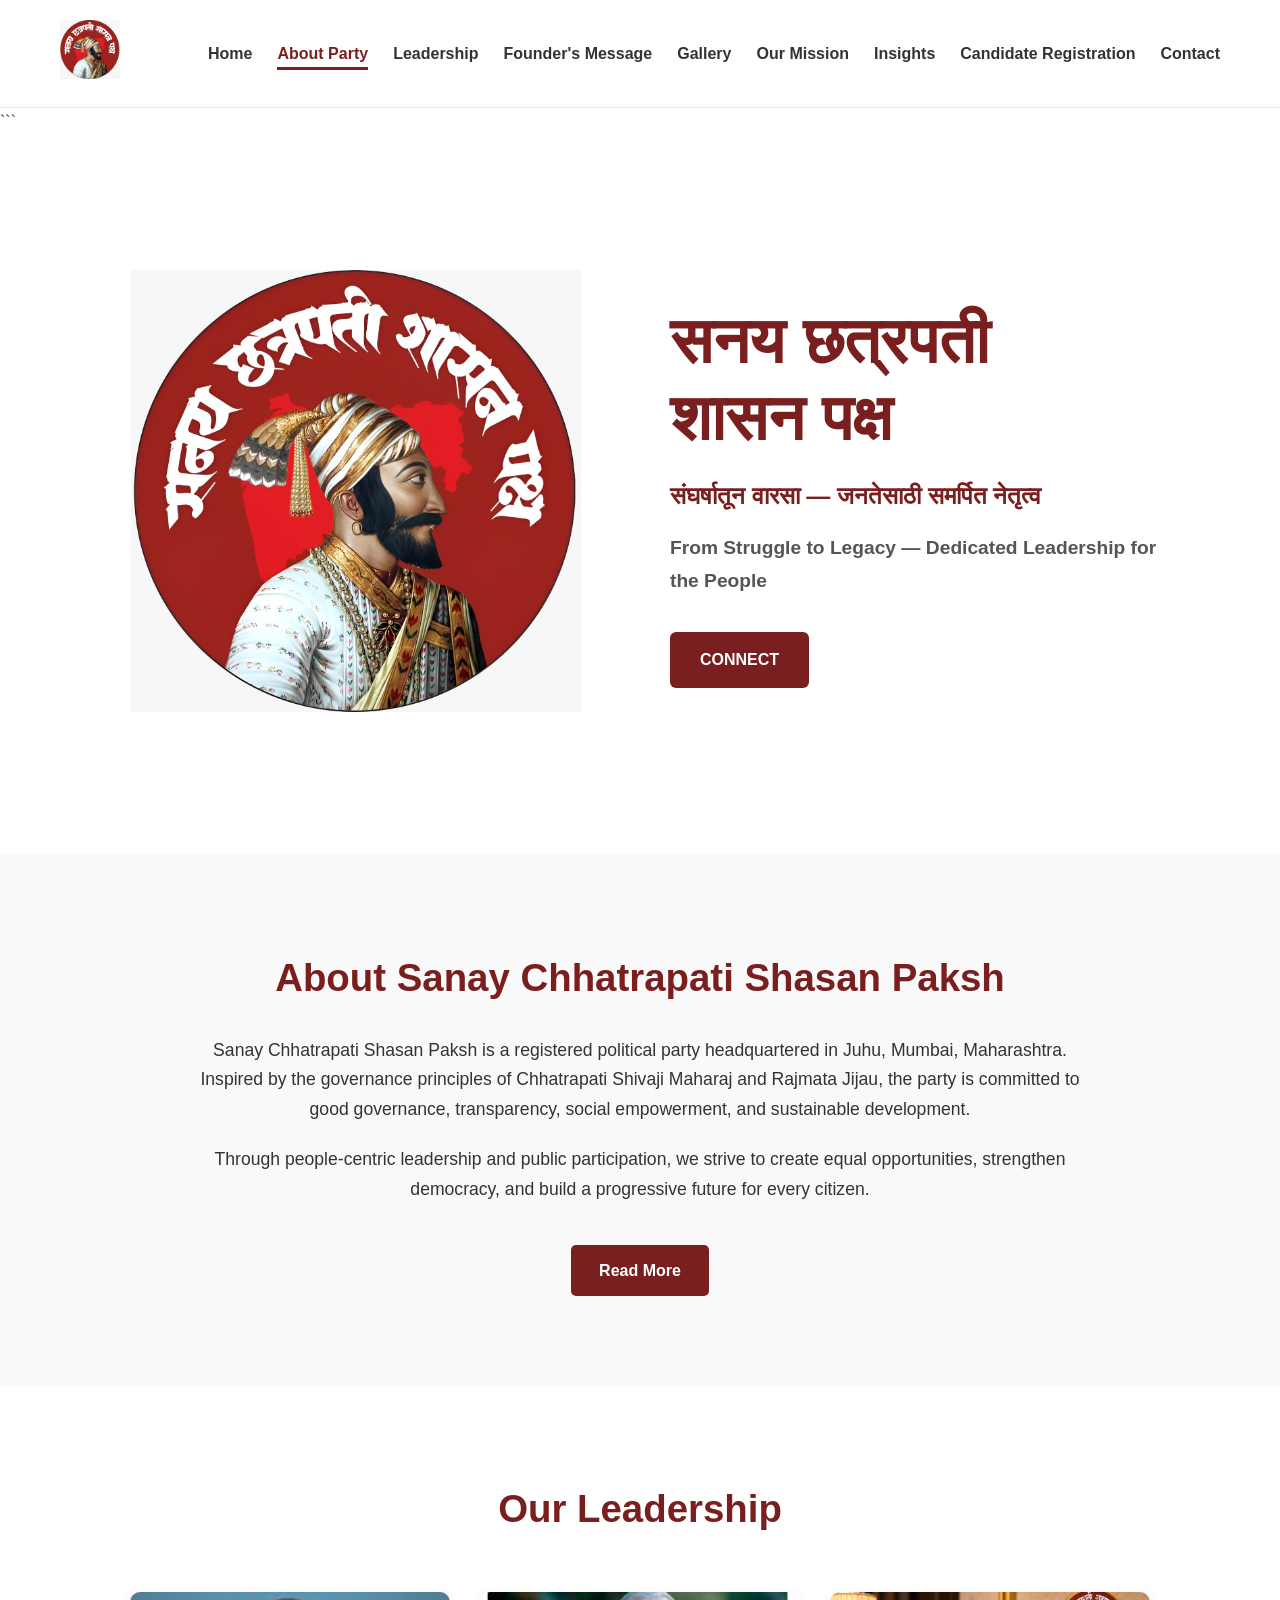
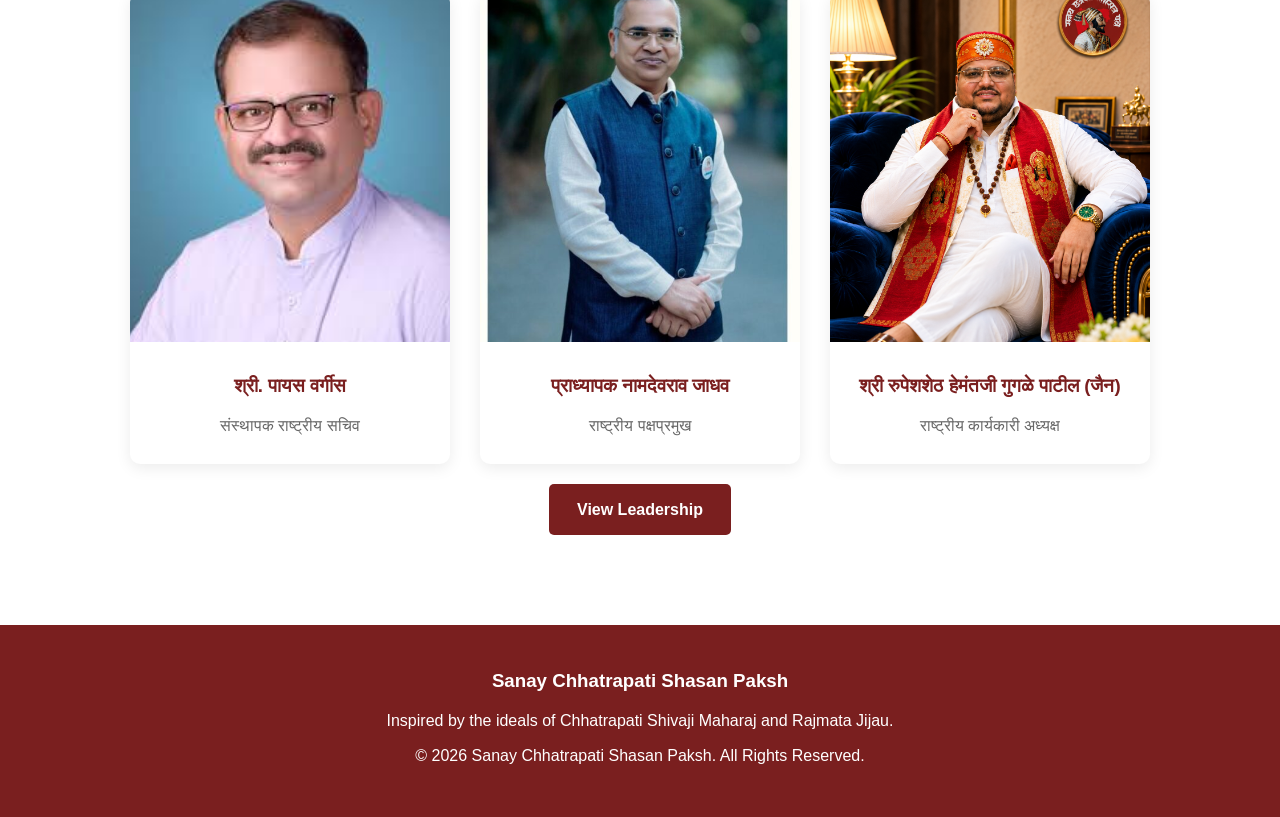
<file: index.html>
<!DOCTYPE html>

<html lang="en">

<head>
    <meta charset="UTF-8">
    <meta name="viewport" content="width=device-width, initial-scale=1.0">
    <title>सनय छत्रपतीशासन पक्ष</title>
    <link rel="stylesheet" href="style.css">
</head>

<body>

    <!-- Header -->
    <header>
        <nav class="navbar">
            <div class="logo-text">
                <img src="logo.jpeg" alt="Party Logo" class="logo-small">
            </div>

            <ul class="nav-links">
                <li><a href="index.html">Home</a></li>
                <li><a href="about.html" class="active">About Party</a></li>
                <li><a href="leadership.html">Leadership</a></li>
                <li><a href="founders-message.html">Founder's Message</a></li>
                <li><a href="gallery.html">Gallery</a></li>
                <li><a href="mission.html">Our Mission</a></li>
                <li><a href="insights.html">Insights</a></li>
                <li><a href="candidate-registration.html">Candidate Registration</a></li>
                <li><a href="contact.html">Contact</a></li>
            </ul>
        </nav>
        ```

        <!-- Hero Section -->
        <section class="hero">

            <div class="hero-left">
                <img src="logo.jpeg" alt="Sanay Chhatrapati Shasan Paksh Logo" class="hero-logo">
            </div>

            <div class="hero-right">

                <h1>
                    सनय छत्रपती<br>
                    शासन पक्ष
                </h1>

                <h3 class="marathi-slogan">
                    संघर्षातून वारसा — जनतेसाठी समर्पित नेतृत्व
                </h3>

                <h4 class="english-slogan">
                    From Struggle to Legacy — Dedicated Leadership for the People
                </h4>

                <a href="contact.html" class="connect-btn">
                    CONNECT
                </a>

            </div>

        </section>

        <!-- About Preview -->

        <section class="about-preview">

            <h2>About Sanay Chhatrapati Shasan Paksh</h2>

            <p>
                Sanay Chhatrapati Shasan Paksh is a registered political party
                headquartered in Juhu, Mumbai, Maharashtra. Inspired by the governance
                principles of Chhatrapati Shivaji Maharaj and Rajmata Jijau,
                the party is committed to good governance, transparency,
                social empowerment, and sustainable development.
            </p>

            <p>
                Through people-centric leadership and public participation,
                we strive to create equal opportunities, strengthen democracy,
                and build a progressive future for every citizen.
            </p>

            <a href="about.html" class="read-more-btn">
                Read More
            </a>

        </section>

        <!-- Leadership Preview -->

        <section class="leadership-preview">

            <h2>Our Leadership</h2>

            <div class="leaders-container">

                <div class="leader-card">
                    <img src="Pius-Pullikottil.jpg" alt="श्री. पायस वर्गीस">
                    <h3>श्री. पायस वर्गीस</h3>
                    <p>संस्थापक राष्ट्रीय सचिव</p>
                </div>

                <div class="leader-card">
                    <img src="namdevrao-jadhav.jpg" alt="प्राध्यापक नामदेवराव जाधव">
                    <h3>प्राध्यापक नामदेवराव जाधव</h3>
                    <p>राष्ट्रीय पक्षप्रमुख</p>
                </div>

                <div class="leader-card">
                    <img src="rupesh-gugale.png" alt="श्री रुपेशशेठ हेमंतजी गुगळे पाटील (जैन)">
                    <h3>श्री रुपेशशेठ हेमंतजी गुगळे पाटील (जैन)</h3>
                    <p> राष्ट्रीय कार्यकारी अध्यक्ष</p>
                </div>

            </div>

            <a href="leadership.html" class="read-more-btn">
                View Leadership
            </a>

        </section>

        <!-- Footer -->

        <footer>

            <h3>Sanay Chhatrapati Shasan Paksh</h3>

            <p>
                Inspired by the ideals of Chhatrapati Shivaji Maharaj and
                Rajmata Jijau.
            </p>

            <p>
                © 2026 Sanay Chhatrapati Shasan Paksh. All Rights Reserved.
            </p>

        </footer>

</body>

</html>
</file>
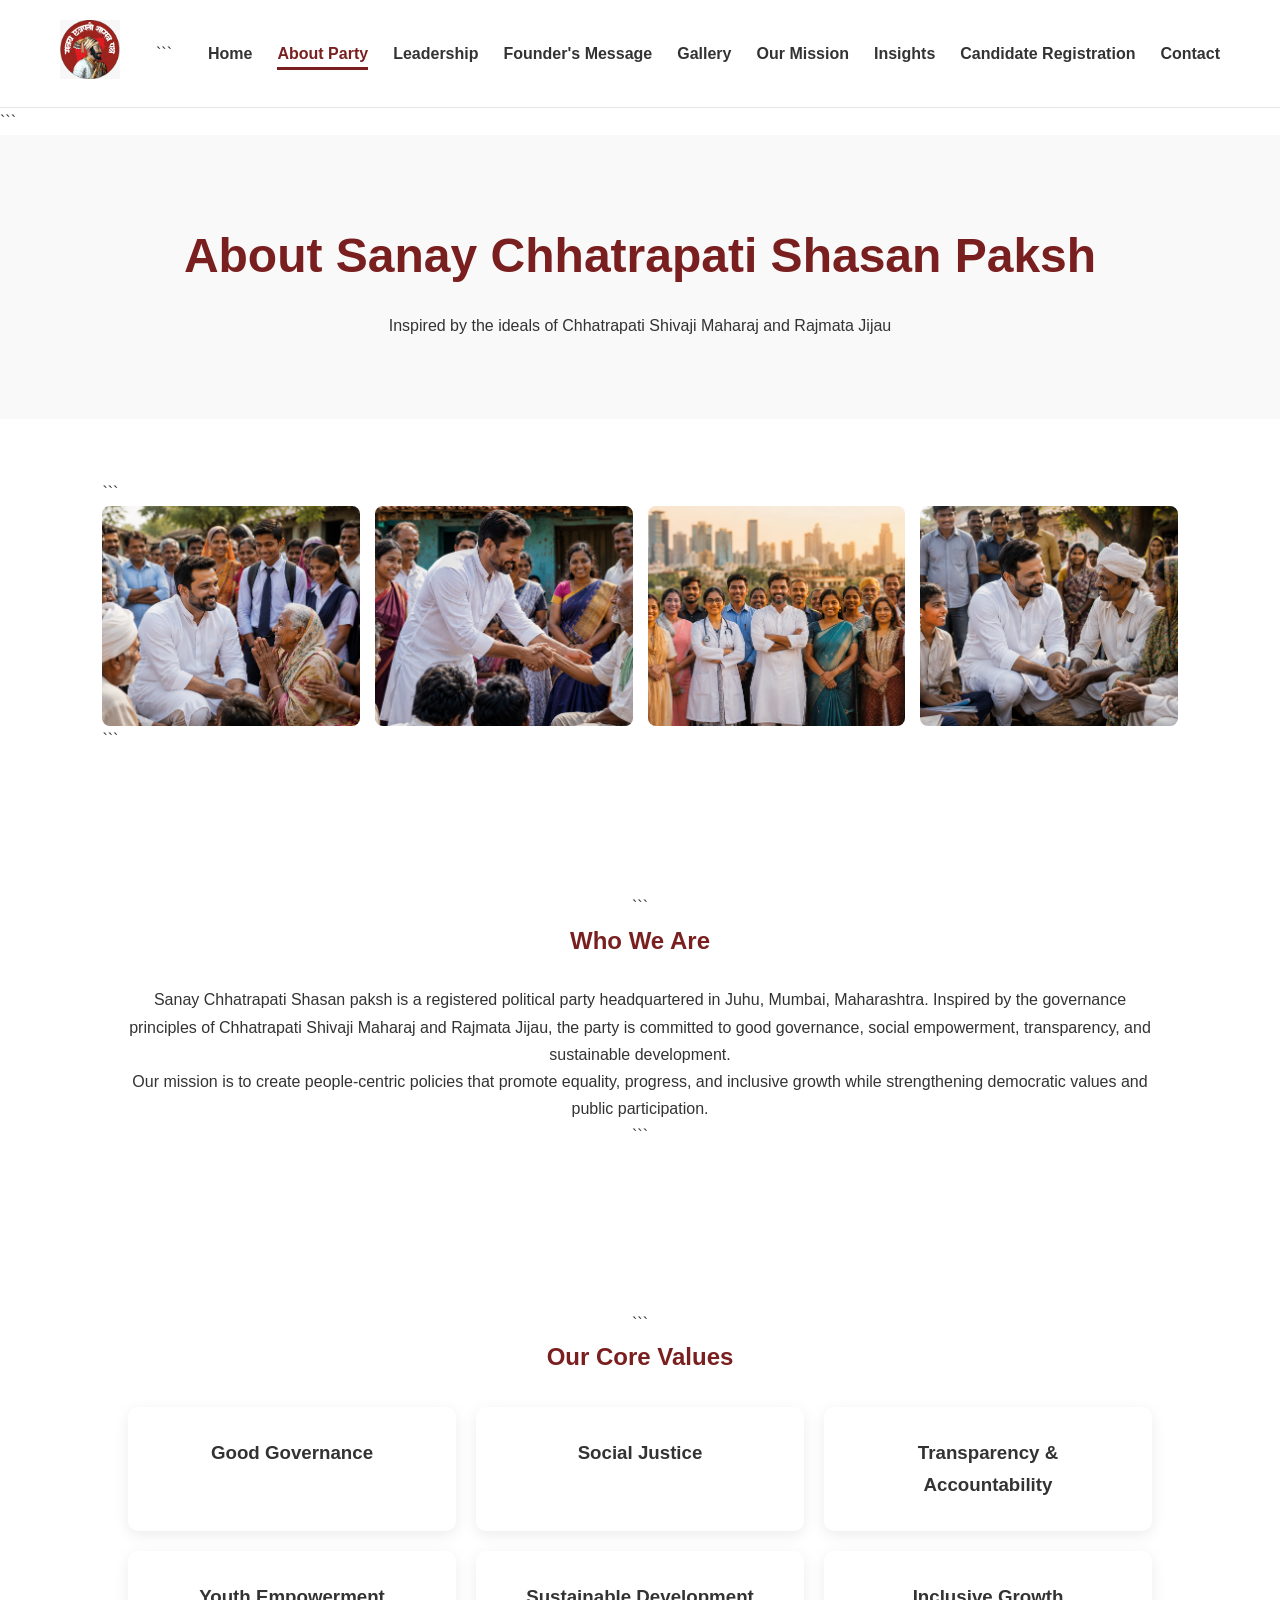
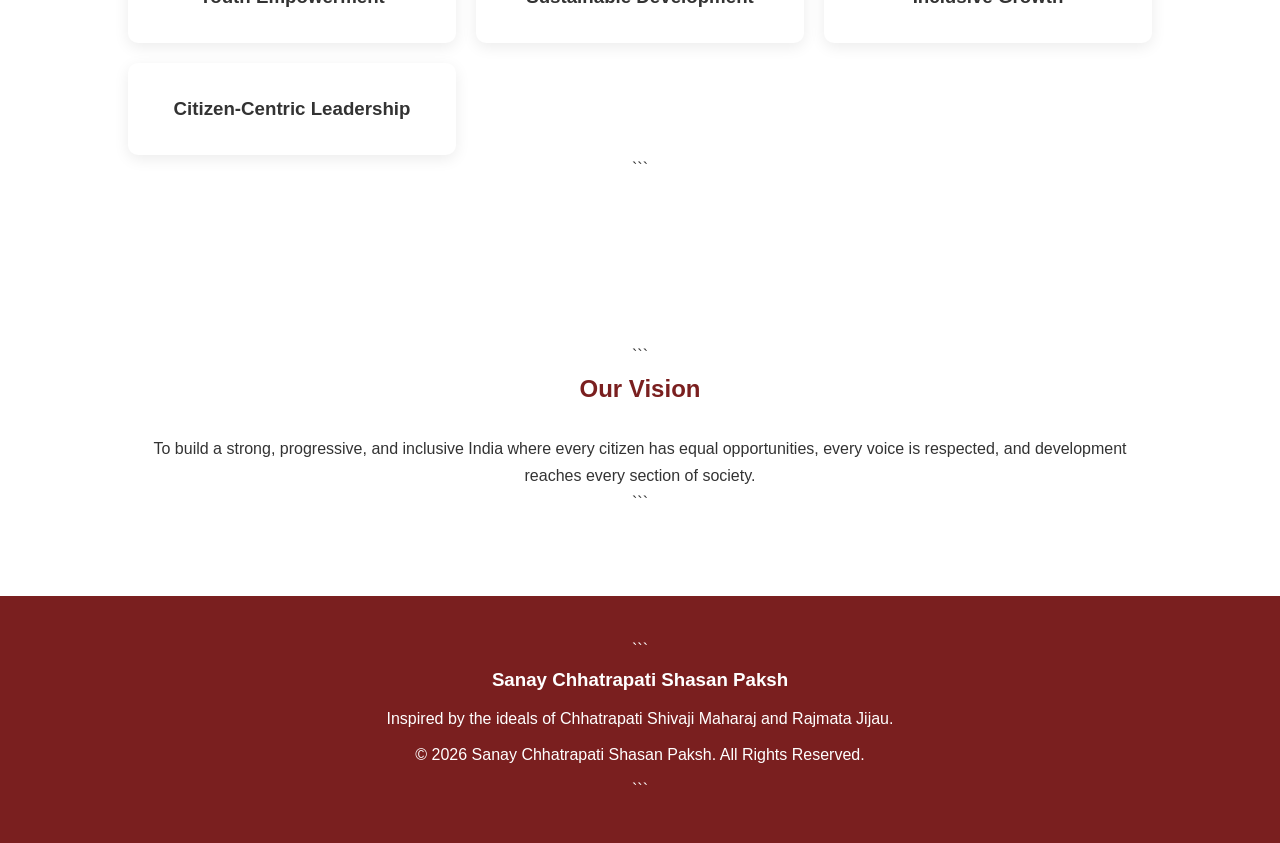
<file: about.html>
<!DOCTYPE html>

<html lang="en">

<head>
    <meta charset="UTF-8">
    <meta name="viewport" content="width=device-width, initial-scale=1.0">
    <title>About Party | Sanay Chhatrapati Shasan Paksh</title>
    <link rel="stylesheet" href="style.css">
</head>

<body>

    <header>
        <nav class="navbar">
            <div class="logo-text">
                <img src="logo.jpeg" alt="Party Logo" class="logo-small">
            </div>

            ```
            <ul class="nav-links">
                <li><a href="index.html">Home</a></li>
                <li><a href="about.html" class="active">About Party</a></li>
                <li><a href="leadership.html">Leadership</a></li>
                <li><a href="founders-message.html">Founder's Message</a></li>
                <li><a href="gallery.html">Gallery</a></li>
                <li><a href="mission.html">Our Mission</a></li>
                <li><a href="insights.html">Insights</a></li>
                <li><a href="candidate-registration.html">Candidate Registration</a></li>
                <li><a href="contact.html">Contact</a></li>
            </ul>
        </nav>
        ```

    </header>

    <section class="about-banner">
        <h1>About Sanay Chhatrapati Shasan Paksh</h1>
        <p>
            Inspired by the ideals of Chhatrapati Shivaji Maharaj and Rajmata Jijau
        </p>
    </section>

    <section class="about-gallery">

        ```
        <div class="gallery-grid">
            <img src="about1.png" alt="About Image 1">
            <img src="about2.png" alt="About Image 2">
            <img src="about3.png" alt="About Image 3">
            <img src="about4.png" alt="About Image 4">
        </div>
        ```

    </section>

    <section class="about-content">

        ```
        <h2>Who We Are</h2>

        <p>
            Sanay Chhatrapati Shasan paksh is a registered political party headquartered
            in Juhu, Mumbai, Maharashtra. Inspired by the governance principles of
            Chhatrapati Shivaji Maharaj and Rajmata Jijau, the party is committed
            to good governance, social empowerment, transparency, and sustainable
            development.
        </p>

        <p>
            Our mission is to create people-centric policies that promote equality,
            progress, and inclusive growth while strengthening democratic values
            and public participation.
        </p>
        ```

    </section>

    <section class="core-values">

        ```
        <h2>Our Core Values</h2>

        <div class="values-grid">

            <div class="value-card">
                <h3>Good Governance</h3>
            </div>

            <div class="value-card">
                <h3>Social Justice</h3>
            </div>

            <div class="value-card">
                <h3>Transparency & Accountability</h3>
            </div>

            <div class="value-card">
                <h3>Youth Empowerment</h3>
            </div>

            <div class="value-card">
                <h3>Sustainable Development</h3>
            </div>

            <div class="value-card">
                <h3>Inclusive Growth</h3>
            </div>

            <div class="value-card">
                <h3>Citizen-Centric Leadership</h3>
            </div>

        </div>
        ```

    </section>

    <section class="vision-section">

        ```
        <h2>Our Vision</h2>

        <p>
            To build a strong, progressive, and inclusive India where every citizen
            has equal opportunities, every voice is respected, and development
            reaches every section of society.
        </p>
        ```

    </section>

    <footer>

        ```
        <h3>Sanay Chhatrapati Shasan Paksh</h3>

        <p>
            Inspired by the ideals of Chhatrapati Shivaji Maharaj and Rajmata Jijau.
        </p>

        <p>
            © 2026 Sanay Chhatrapati Shasan Paksh. All Rights Reserved.
        </p>
        ```

    </footer>

</body>

</html>
</file>
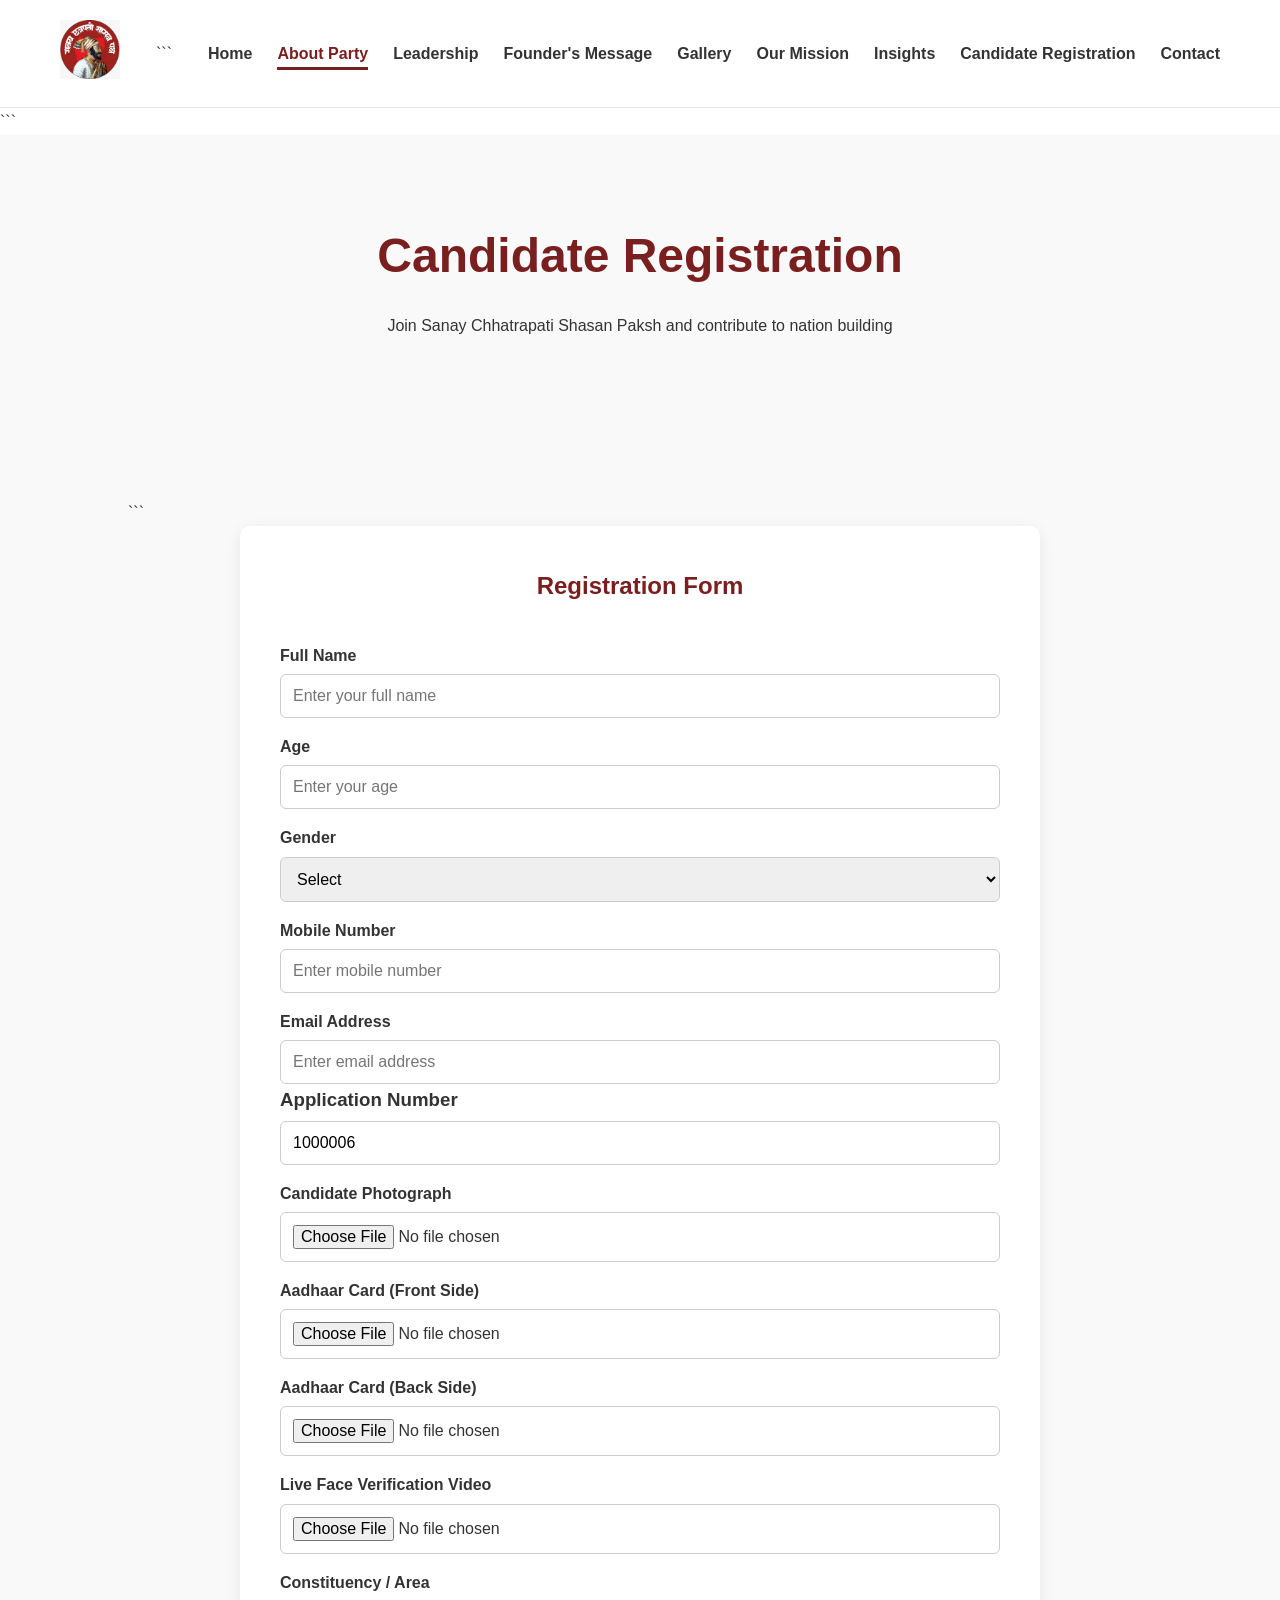
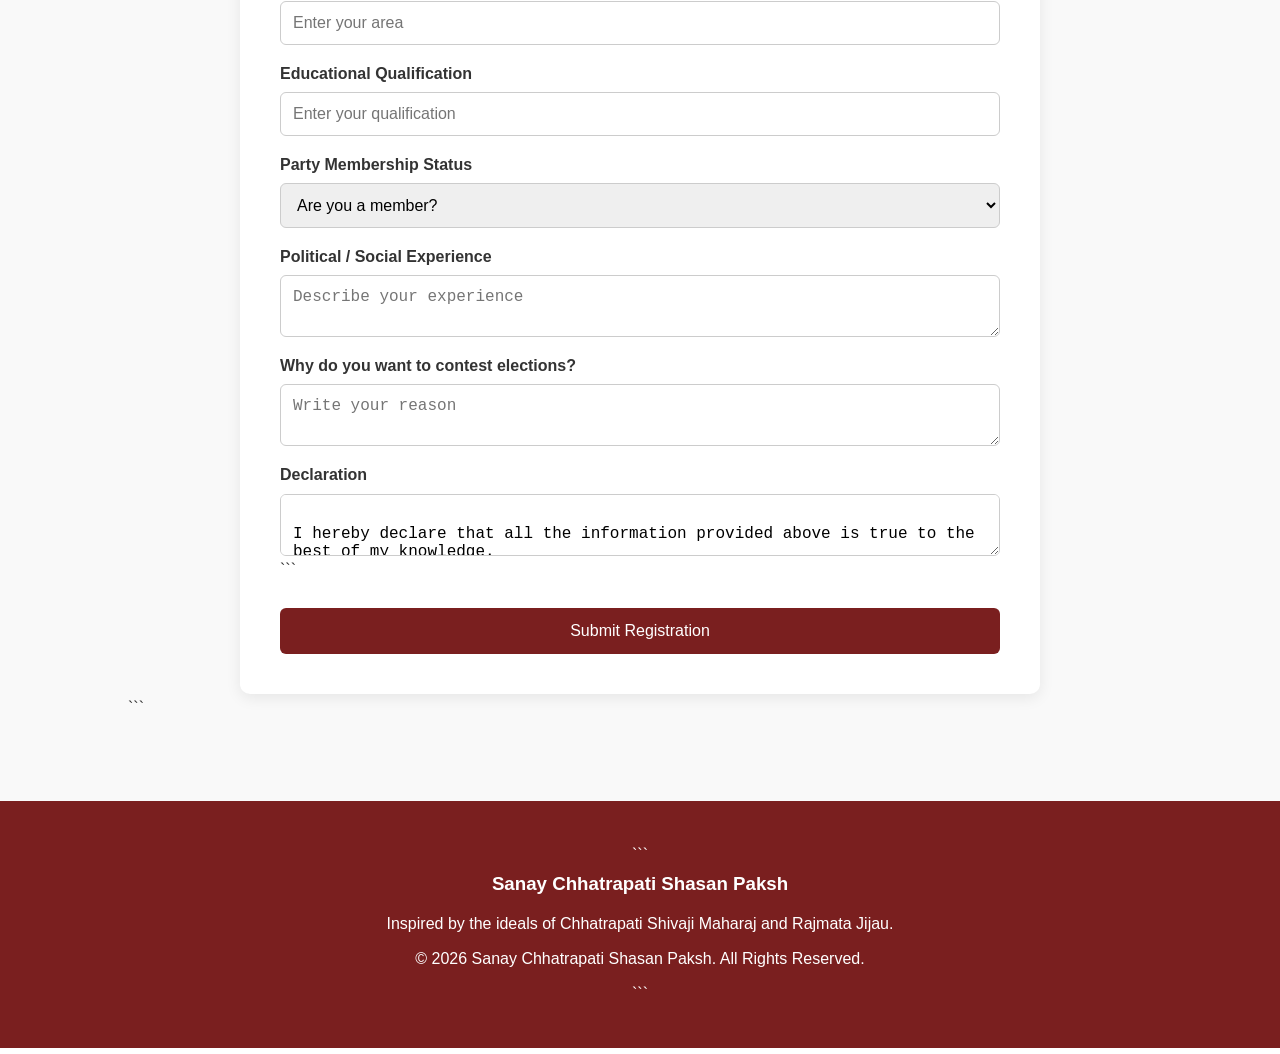
<file: candidate-registration.html>
<!DOCTYPE html>

<html lang="en">

<head>
    <meta charset="UTF-8">
    <meta name="viewport" content="width=device-width, initial-scale=1.0">
    <title>Candidate Registration | Sanay Chhatrapati Shasan Paksh</title>
    <link rel="stylesheet" href="style.css">
</head>
<script>
    let startingNumber = 1000006;

    document.addEventListener("DOMContentLoaded", function () {
        let savedNumber = localStorage.getItem("candidateNumber");

        if (!savedNumber) {
            savedNumber = startingNumber;
        }

        document.getElementById("applicationNumber").value = savedNumber;
    });

    document.querySelector("form").addEventListener("submit", function () {

        let currentNumber = parseInt(
            document.getElementById("applicationNumber").value
        );

        localStorage.setItem(
            "candidateNumber",
            currentNumber + 1
        );

        alert(
            "Registration Submitted Successfully!\nApplication Number: " +
            currentNumber
        );
    });
</script>

<body>

    <header>
        <nav class="navbar">
            <div class="logo-text">
                <img src="logo.jpeg" alt="Party Logo" class="logo-small">
            </div>

            ```
            <ul class="nav-links">
                <li><a href="index.html">Home</a></li>
                <li><a href="about.html" class="active">About Party</a></li>
                <li><a href="leadership.html">Leadership</a></li>
                <li><a href="founders-message.html">Founder's Message</a></li>
                <li><a href="gallery.html">Gallery</a></li>
                <li><a href="mission.html">Our Mission</a></li>
                <li><a href="insights.html">Insights</a></li>
                <li><a href="candidate-registration.html">Candidate Registration</a></li>
                <li><a href="contact.html">Contact</a></li>
            </ul>
        </nav>
        ```

    </header>

    <section class="about-banner">
        <h1>Candidate Registration</h1>
        <p>Join Sanay Chhatrapati Shasan Paksh and contribute to nation building</p>
    </section>

    <section class="form-section">

        ```
        <div class="form-box">

            <h2>Registration Form</h2>

            <form>

                <label>Full Name</label>
                <input type="text" placeholder="Enter your full name" required>

                <label>Age</label>
                <input type="number" placeholder="Enter your age" required>

                <label>Gender</label>
                <select required>
                    <option value="">Select</option>
                    <option>Male</option>
                    <option>Female</option>
                    <option>Other</option>
                </select>

                <label>Mobile Number</label>
                <input type="tel" placeholder="Enter mobile number" required>

                <label>Email Address</label>
                <input type="email" placeholder="Enter email address">

                <h3>Application Number</h3>
                <input type="text" id="applicationNumber" readonly>

                <label>Candidate Photograph</label>
                <input type="file" accept="image/*" required>

                <label>Aadhaar Card (Front Side)</label>
                <input type="file" accept="image/*,.pdf" required>

                <label>Aadhaar Card (Back Side)</label>
                <input type="file" accept="image/*,.pdf" required>

                <label>Live Face Verification Video</label>
                <input type="file" accept="video/*" required>

                <label>Constituency / Area</label>
                <input type="text" placeholder="Enter your area" required>

                <label>Educational Qualification</label>
                <input type="text" placeholder="Enter your qualification">

                <label>Party Membership Status</label>
                <select>
                    <option value="">Are you a member?</option>
                    <option>Yes</option>
                    <option>No</option>
                </select>

                <label>Political / Social Experience</label>
                <textarea placeholder="Describe your experience"></textarea>

                <label>Why do you want to contest elections?</label>
                <textarea placeholder="Write your reason"></textarea>

                <label>Declaration</label>
                <textarea readonly>

I hereby declare that all the information provided above is true to the best of my knowledge. </textarea>

                ```
                <button type="submit">Submit Registration</button>

            </form>

        </div>
        ```

    </section>

    <footer>

        ```
        <h3>Sanay Chhatrapati Shasan Paksh</h3>

        <p>
            Inspired by the ideals of Chhatrapati Shivaji Maharaj and Rajmata Jijau.
        </p>

        <p>
            © 2026 Sanay Chhatrapati Shasan Paksh. All Rights Reserved.
        </p>
        ```

    </footer>

</body>

</html>
</file>
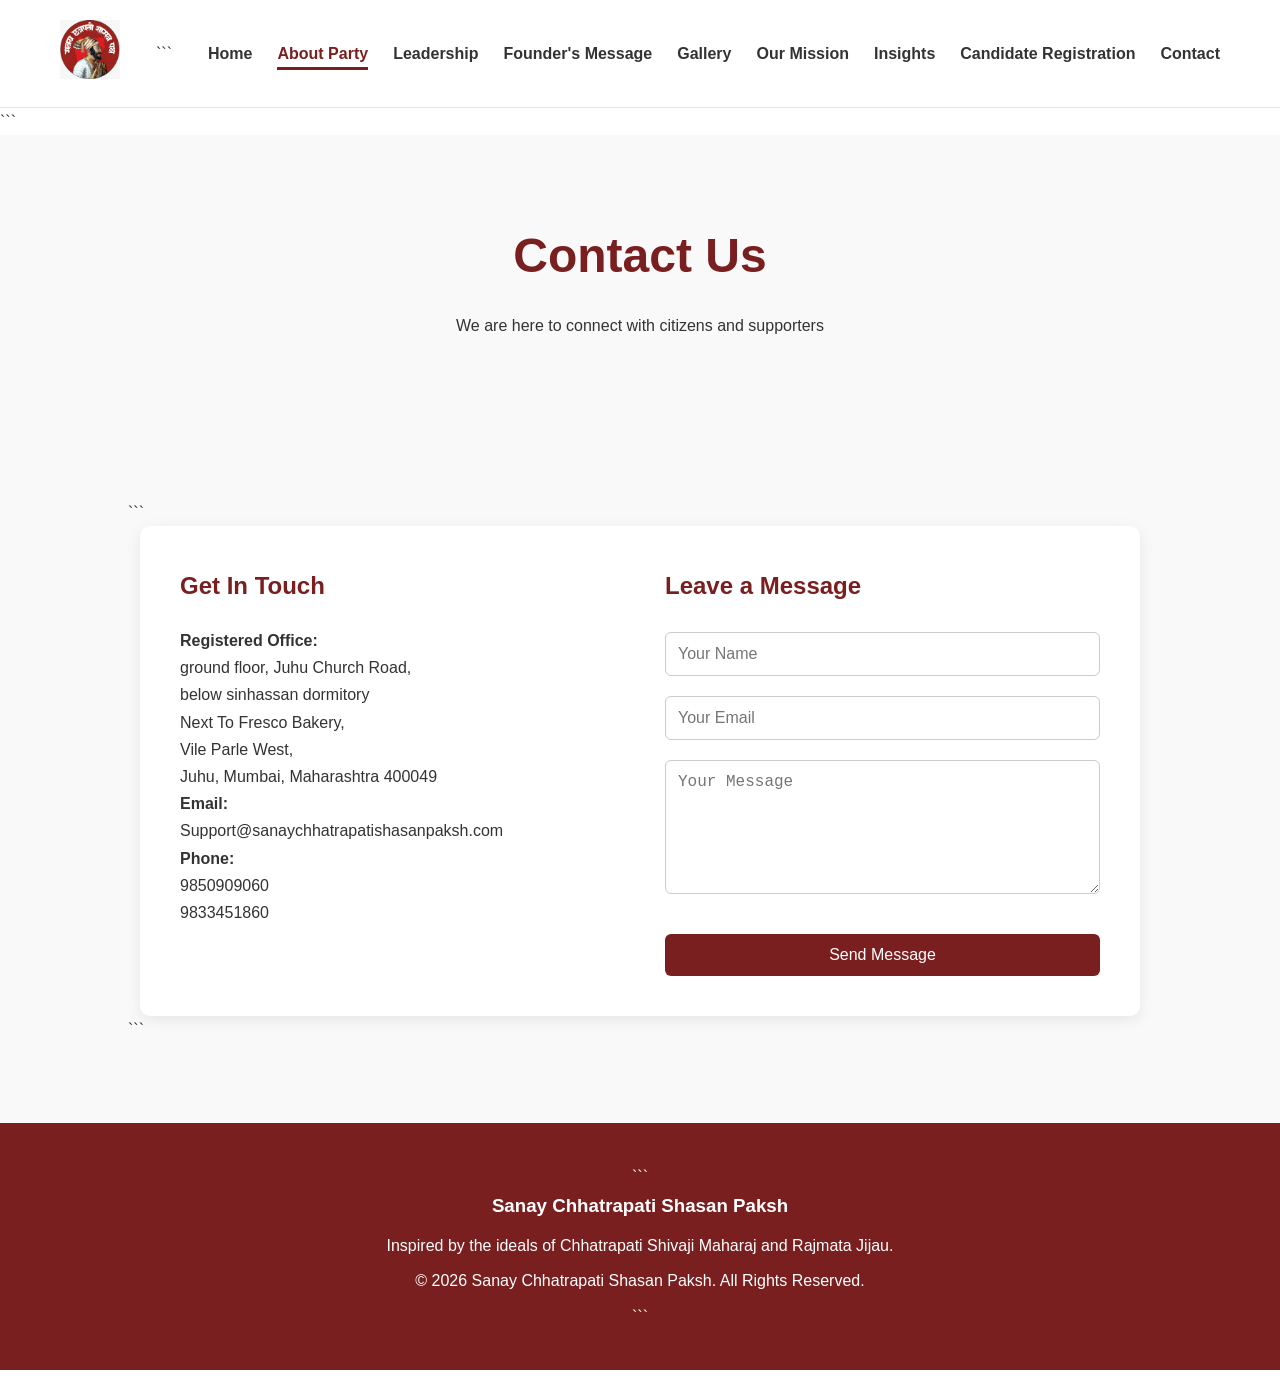
<file: contact.html>
<!DOCTYPE html>

<html lang="en">

<head>
    <meta charset="UTF-8">
    <meta name="viewport" content="width=device-width, initial-scale=1.0">
    <title>Contact | Sanay Chhatrapati Shasan Paksh</title>
    <link rel="stylesheet" href="style.css">
</head>

<body>

    <header>
        <nav class="navbar">
            <div class="logo-text">
                <img src="logo.jpeg" alt="Party Logo" class="logo-small">
            </div>

            ```
            <ul class="nav-links">
                <li><a href="index.html">Home</a></li>
                <li><a href="about.html" class="active">About Party</a></li>
                <li><a href="leadership.html">Leadership</a></li>
                <li><a href="founders-message.html">Founder's Message</a></li>
                <li><a href="gallery.html">Gallery</a></li>
                <li><a href="mission.html">Our Mission</a></li>
                <li><a href="insights.html">Insights</a></li>
                <li><a href="candidate-registration.html">Candidate Registration</a></li>
                <li><a href="contact.html">Contact</a></li>
            </ul>
        </nav>
        ```

    </header>

    <section class="about-banner">
        <h1>Contact Us</h1>
        <p>We are here to connect with citizens and supporters</p>
    </section>

    <section class="contact-section">

        ```
        <div class="contact-container">

            <div class="contact-info">

                <h2>Get In Touch</h2>

                <p><strong>Registered Office:</strong><br>
                    ground floor, Juhu Church Road,<br>
                    below sinhassan dormitory <br>
                    Next To Fresco Bakery,<br>
                    Vile Parle West,<br>
                    Juhu, Mumbai, Maharashtra 400049</p>

                <p><strong>Email:</strong><br>
                    Support@sanaychhatrapatishasanpaksh.com</p>

                <p><strong>Phone:</strong><br>
                    9850909060</p>
                9833451860</p>

            </div>

            <div class="contact-form">

                <h2>Leave a Message</h2>

                <form>

                    <input type="text" placeholder="Your Name" required>

                    <input type="email" placeholder="Your Email" required>

                    <textarea placeholder="Your Message" rows="6" required></textarea>

                    <button type="submit">Send Message</button>

                </form>

            </div>

        </div>
        ```

    </section>

    <footer>

        ```
        <h3>Sanay Chhatrapati Shasan Paksh</h3>

        <p>
            Inspired by the ideals of Chhatrapati Shivaji Maharaj and Rajmata Jijau.
        </p>

        <p>
            © 2026 Sanay Chhatrapati Shasan Paksh. All Rights Reserved.
        </p>
        ```

    </footer>

</body>

</html>
</file>
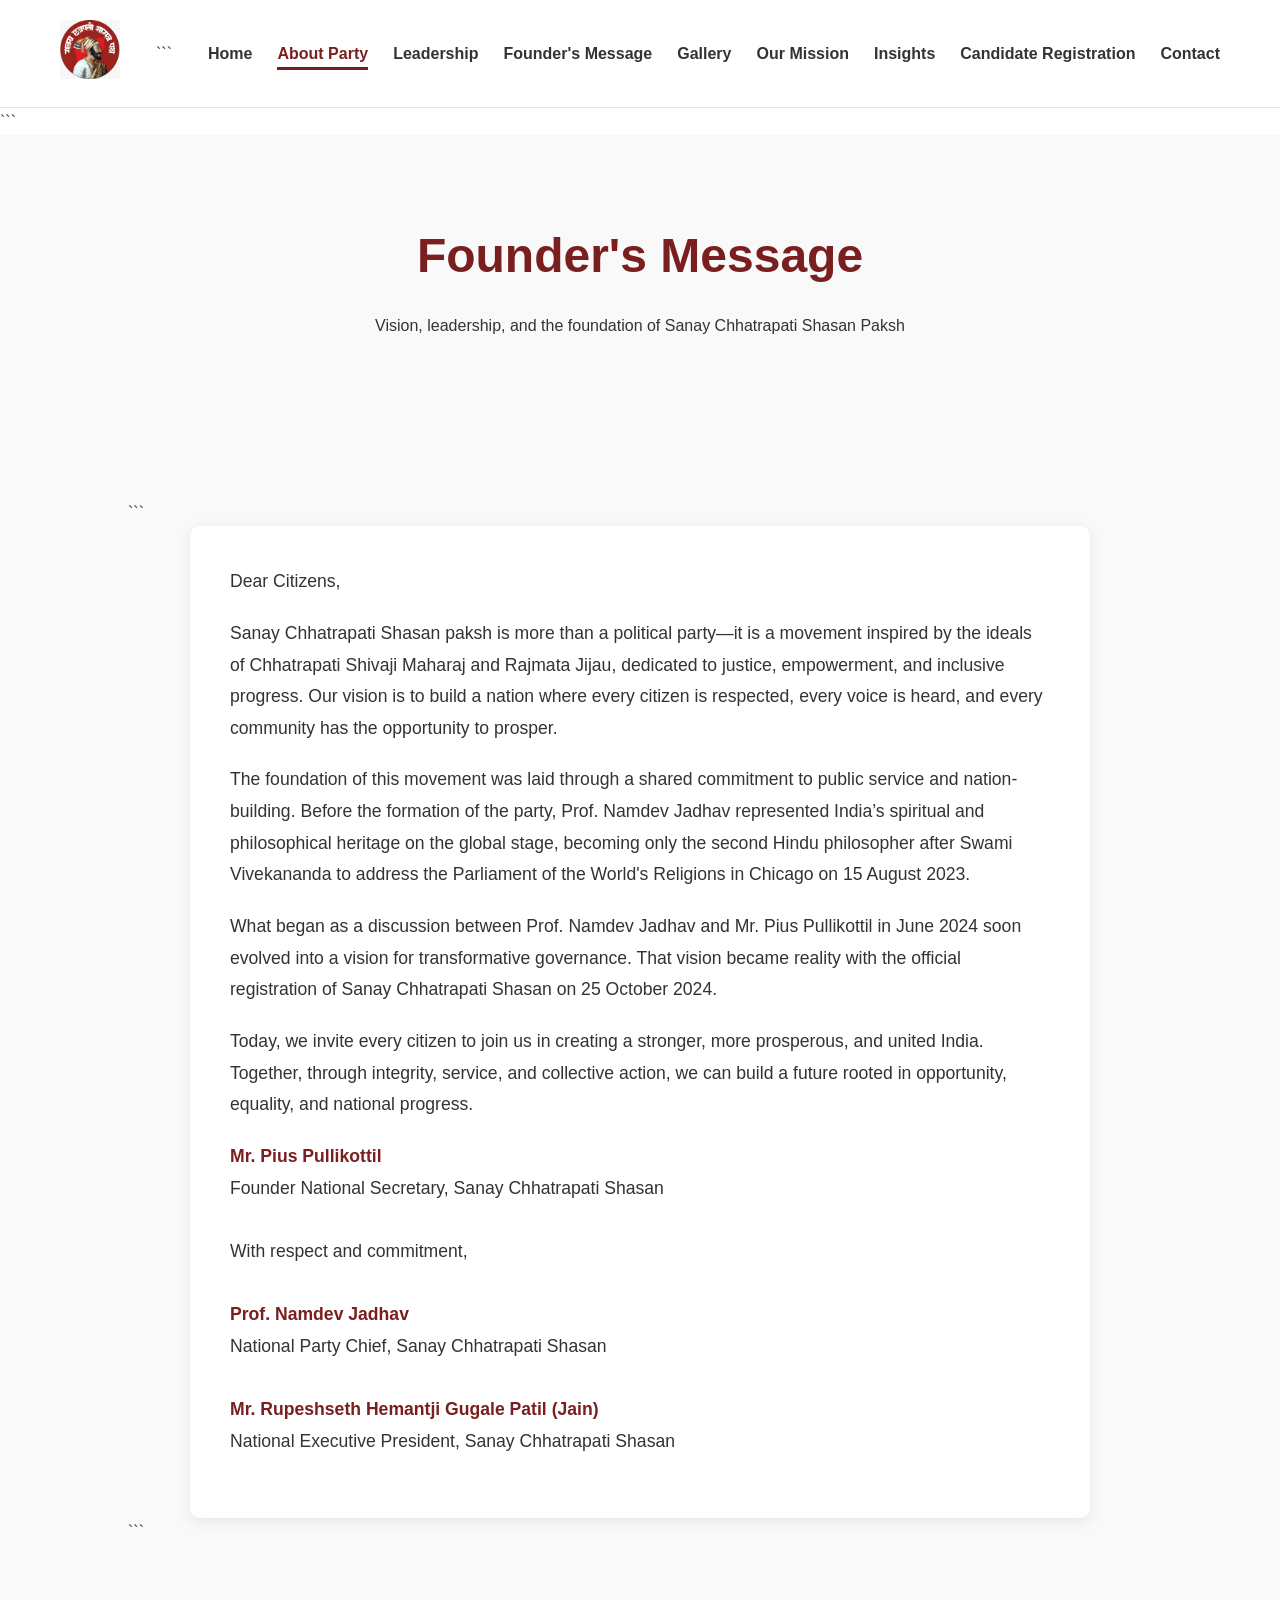
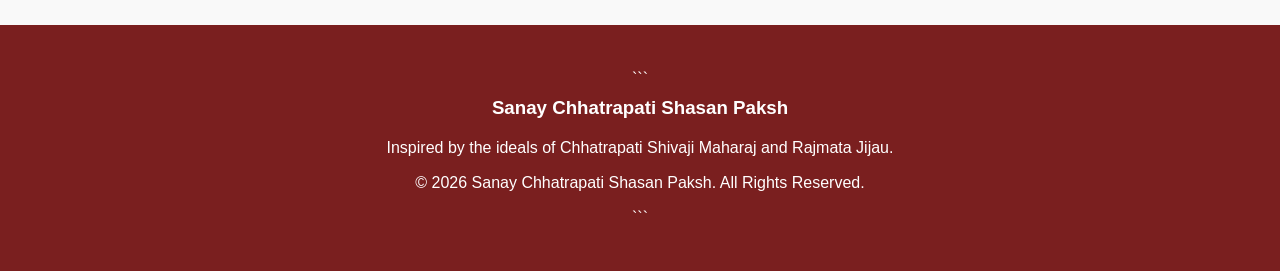
<file: founders-message.html>
<!DOCTYPE html>

<html lang="en">

<head>
    <meta charset="UTF-8">
    <meta name="viewport" content="width=device-width, initial-scale=1.0">
    <title>Founder's Message | Sanay Chhatrapati Shasan Paksh</title>
    <link rel="stylesheet" href="style.css">
</head>

<body>

    <header>
        <nav class="navbar">
            <div class="logo-text">
                <img src="logo.jpeg" alt="Party Logo" class="logo-small">
            </div>

            ```
            <ul class="nav-links">
                <li><a href="index.html">Home</a></li>
                <li><a href="about.html" class="active">About Party</a></li>
                <li><a href="leadership.html">Leadership</a></li>
                <li><a href="founders-message.html">Founder's Message</a></li>
                <li><a href="gallery.html">Gallery</a></li>
                <li><a href="mission.html">Our Mission</a></li>
                <li><a href="insights.html">Insights</a></li>
                <li><a href="candidate-registration.html">Candidate Registration</a></li>
                <li><a href="contact.html">Contact</a></li>
            </ul>
        </nav>
        ```

    </header>

    <section class="about-banner">
        <h1>Founder's Message</h1>
        <p>Vision, leadership, and the foundation of Sanay Chhatrapati Shasan Paksh</p>
    </section>

    <section class="founder-content">

        ```
        <div class="founder-text">

            <p>
                Dear Citizens,
            </p>

            <p>
                Sanay Chhatrapati Shasan paksh is more than a political party—it is a movement inspired by the ideals of
                Chhatrapati Shivaji Maharaj and Rajmata Jijau, dedicated to justice, empowerment, and inclusive
                progress. Our vision is to build a nation where every citizen is respected, every voice is heard, and
                every community has the opportunity to prosper.
            </p>

            <p>
                The foundation of this movement was laid through a shared commitment to public service and
                nation-building. Before the formation of the party, Prof. Namdev Jadhav represented India’s spiritual
                and philosophical heritage on the global stage, becoming only the second Hindu philosopher after Swami
                Vivekananda to address the Parliament of the World's Religions in Chicago on 15 August 2023.
            </p>

            <p>
                What began as a discussion between Prof. Namdev Jadhav and Mr. Pius Pullikottil in June 2024 soon
                evolved into a vision for transformative governance. That vision became reality with the official
                registration of Sanay Chhatrapati Shasan on 25 October 2024.
            </p>

            <p>
                Today, we invite every citizen to join us in creating a stronger, more prosperous, and united India.
                Together, through integrity, service, and collective action, we can build a future rooted in
                opportunity, equality, and national progress.
            </p>

            <p>
            
                <strong>Mr. Pius Pullikottil</strong><br>
                Founder National Secretary, Sanay Chhatrapati Shasan<br><br>

                 With respect and commitment,<br><br>
                <strong>Prof. Namdev Jadhav</strong><br>
                National Party Chief, Sanay Chhatrapati Shasan<br><br>

                <strong>Mr. Rupeshseth Hemantji Gugale Patil (Jain)</strong><br>
                National Executive President, Sanay Chhatrapati Shasan
            </p>

        </div>
        ```

    </section>

    <footer>

        ```
        <h3>Sanay Chhatrapati Shasan Paksh</h3>

        <p>
            Inspired by the ideals of Chhatrapati Shivaji Maharaj and Rajmata Jijau.
        </p>

        <p>
            © 2026 Sanay Chhatrapati Shasan Paksh. All Rights Reserved.
        </p>
        ```

    </footer>

</body>

</html>
</file>
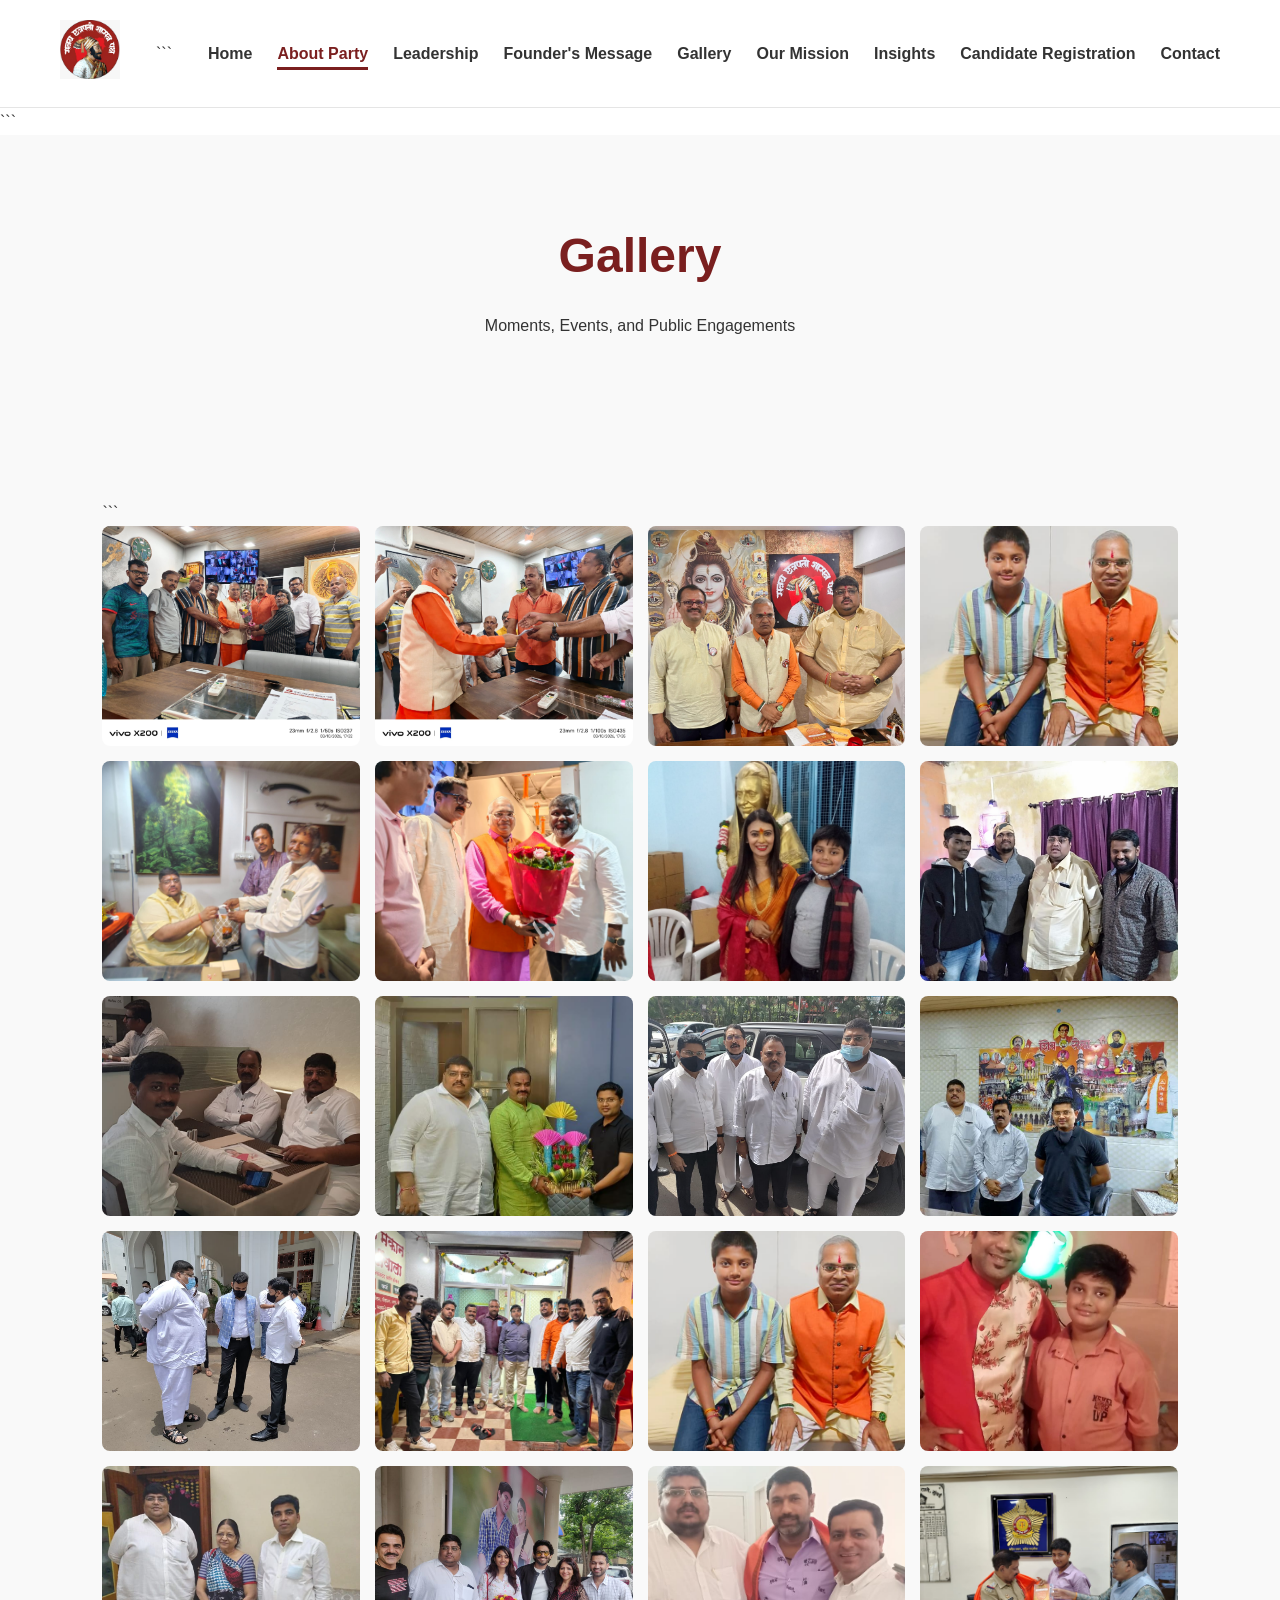
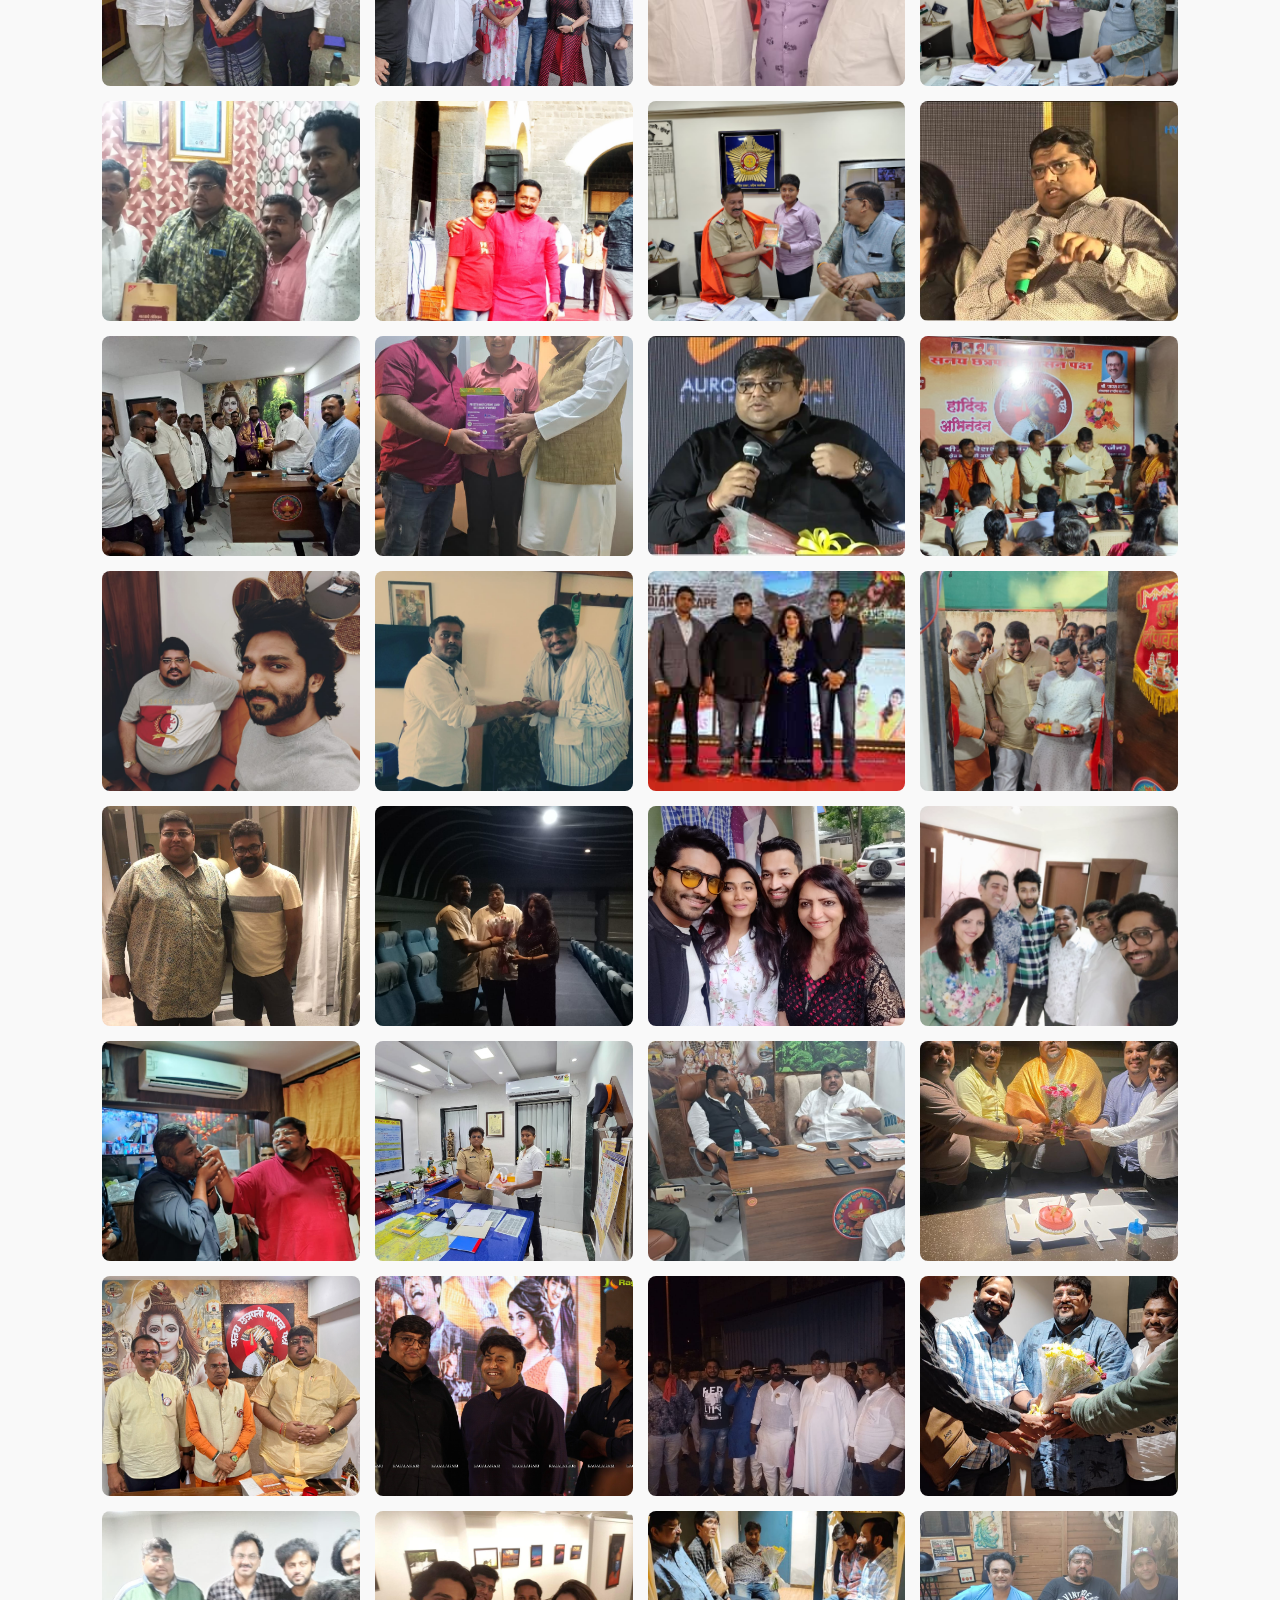
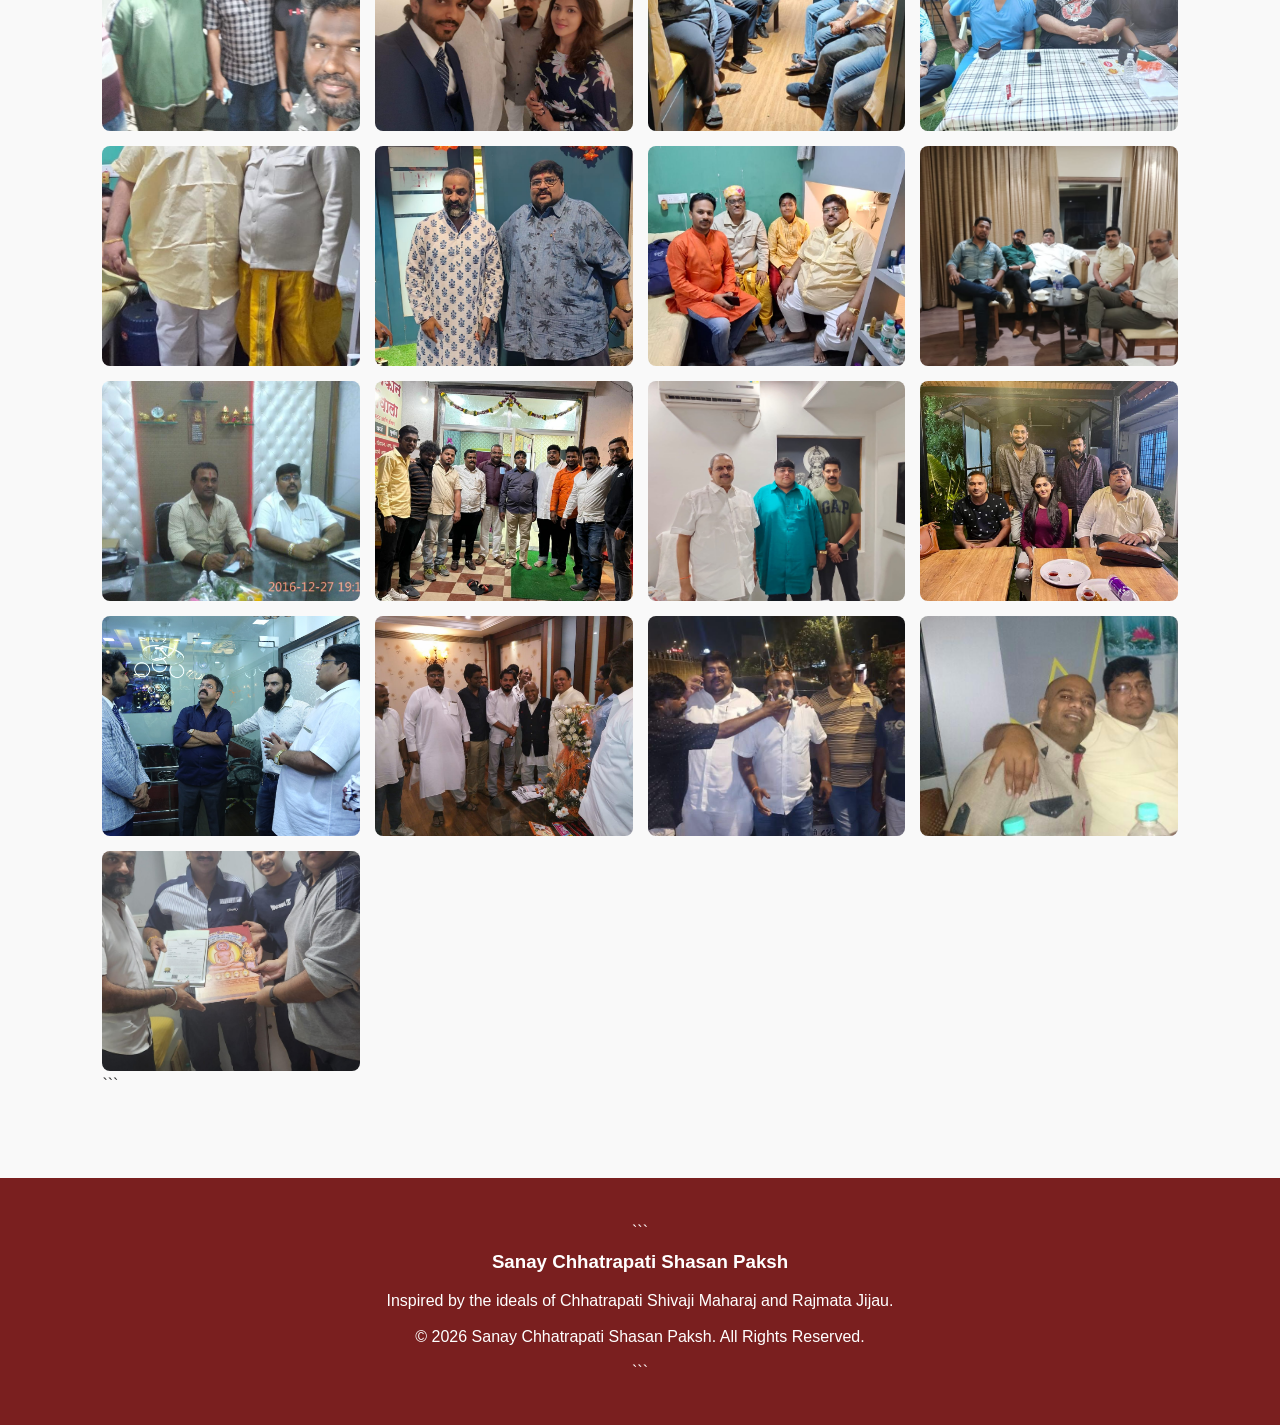
<file: gallery.html>
<!DOCTYPE html>

<html lang="en">

<head>
    <meta charset="UTF-8">
    <meta name="viewport" content="width=device-width, initial-scale=1.0">
    <title>Gallery | Sanay Chhatrapati Shasan Paksh</title>
    <link rel="stylesheet" href="style.css">
</head>

<body>

    <header>
        <nav class="navbar">
            <div class="logo-text">
                <img src="logo.jpeg" alt="Party Logo" class="logo-small">
            </div>

            ```
            <ul class="nav-links">
                <li><a href="index.html">Home</a></li>
                <li><a href="about.html" class="active">About Party</a></li>
                <li><a href="leadership.html">Leadership</a></li>
                <li><a href="founders-message.html">Founder's Message</a></li>
                <li><a href="gallery.html">Gallery</a></li>
                <li><a href="mission.html">Our Mission</a></li>
                <li><a href="insights.html">Insights</a></li>
                <li><a href="candidate-registration.html">Candidate Registration</a></li>
                <li><a href="contact.html">Contact</a></li>
            </ul>
        </nav>
        ```

    </header>

    <!-- PAGE TITLE -->

    <section class="about-banner">
        <h1>Gallery</h1>
        <p>Moments, Events, and Public Engagements</p>
    </section>

    <!-- GALLERY GRID -->

    <section class="gallery-section">

        ```
        <div class="gallery-grid">

            <!-- 1 to 61 images -->
            <img src="1.jpeg" alt="Gallery Image 1">
            <img src="2.jpeg" alt="Gallery Image 2">
            <img src="3.jpeg" alt="Gallery Image 3">
            <img src="4.jpeg" alt="Gallery Image 4">
            <img src="5.jpeg" alt="Gallery Image 5">
            <img src="6.jpeg" alt="Gallery Image 6">
            <img src="7.jpeg" alt="Gallery Image 7">
            <img src="8.jpeg" alt="Gallery Image 8">
            <img src="9.jpeg" alt="Gallery Image 9">
            <img src="10.jpeg" alt="Gallery Image 10">

            <img src="11.jpeg" alt="Gallery Image 11">
            <img src="12.jpeg" alt="Gallery Image 12">
            <img src="13.jpeg" alt="Gallery Image 13">
            <img src="14.jpeg" alt="Gallery Image 14">
            <img src="15.jpeg" alt="Gallery Image 15">
            <img src="16.jpeg" alt="Gallery Image 16">
            <img src="17.jpeg" alt="Gallery Image 17">
            <img src="18.jpeg" alt="Gallery Image 18">
            <img src="19.jpeg" alt="Gallery Image 19">
            <img src="20.jpeg" alt="Gallery Image 20">

            <img src="21.jpeg" alt="Gallery Image 21">
            <img src="22.jpeg" alt="Gallery Image 22">
            <img src="23.jpeg" alt="Gallery Image 23">
            <img src="24.jpeg" alt="Gallery Image 24">
            <img src="25.jpeg" alt="Gallery Image 25">
            <img src="26.jpeg" alt="Gallery Image 26">
            <img src="27.jpeg" alt="Gallery Image 27">
            <img src="28.jpeg" alt="Gallery Image 28">
            <img src="29.jpeg" alt="Gallery Image 29">
            <img src="30.jpeg" alt="Gallery Image 30">

            <img src="31.jpeg" alt="Gallery Image 31">
            <img src="32.jpeg" alt="Gallery Image 32">
            <img src="33.jpeg" alt="Gallery Image 33">
            <img src="34.jpeg" alt="Gallery Image 34">
            <img src="35.jpeg" alt="Gallery Image 35">
            <img src="36.jpeg" alt="Gallery Image 36">
            <img src="37.jpeg" alt="Gallery Image 37">
            <img src="38.jpeg" alt="Gallery Image 38">
            <img src="39.jpeg" alt="Gallery Image 39">
            <img src="40.jpeg" alt="Gallery Image 40">

            <img src="41.jpeg" alt="Gallery Image 41">
            <img src="42.jpeg" alt="Gallery Image 42">
            <img src="43.jpeg" alt="Gallery Image 43">
            <img src="44.jpeg" alt="Gallery Image 44">
            <img src="45.jpeg" alt="Gallery Image 45">
            <img src="46.jpeg" alt="Gallery Image 46">
            <img src="47.jpeg" alt="Gallery Image 47">
            <img src="48.jpeg" alt="Gallery Image 48">
            <img src="49.jpeg" alt="Gallery Image 49">
            <img src="50.jpeg" alt="Gallery Image 50">

            <img src="51.jpeg" alt="Gallery Image 51">
            <img src="52.jpeg" alt="Gallery Image 52">
            <img src="53.jpeg" alt="Gallery Image 53">
            <img src="54.jpeg" alt="Gallery Image 54">
            <img src="55.jpeg" alt="Gallery Image 55">
            <img src="56.jpeg" alt="Gallery Image 56">
            <img src="57.jpeg" alt="Gallery Image 57">
            <img src="58.jpeg" alt="Gallery Image 58">
            <img src="59.jpeg" alt="Gallery Image 59">
            <img src="60.jpeg" alt="Gallery Image 60">

            <img src="61.jpeg" alt="Gallery Image 61">

        </div>
        ```

    </section>

    <footer>

        ```
        <h3>Sanay Chhatrapati Shasan Paksh</h3>
        <p>Inspired by the ideals of Chhatrapati Shivaji Maharaj and Rajmata Jijau.</p>
        <p>© 2026 Sanay Chhatrapati Shasan Paksh. All Rights Reserved.</p>
        ```

    </footer>

</body>

</html>
</file>
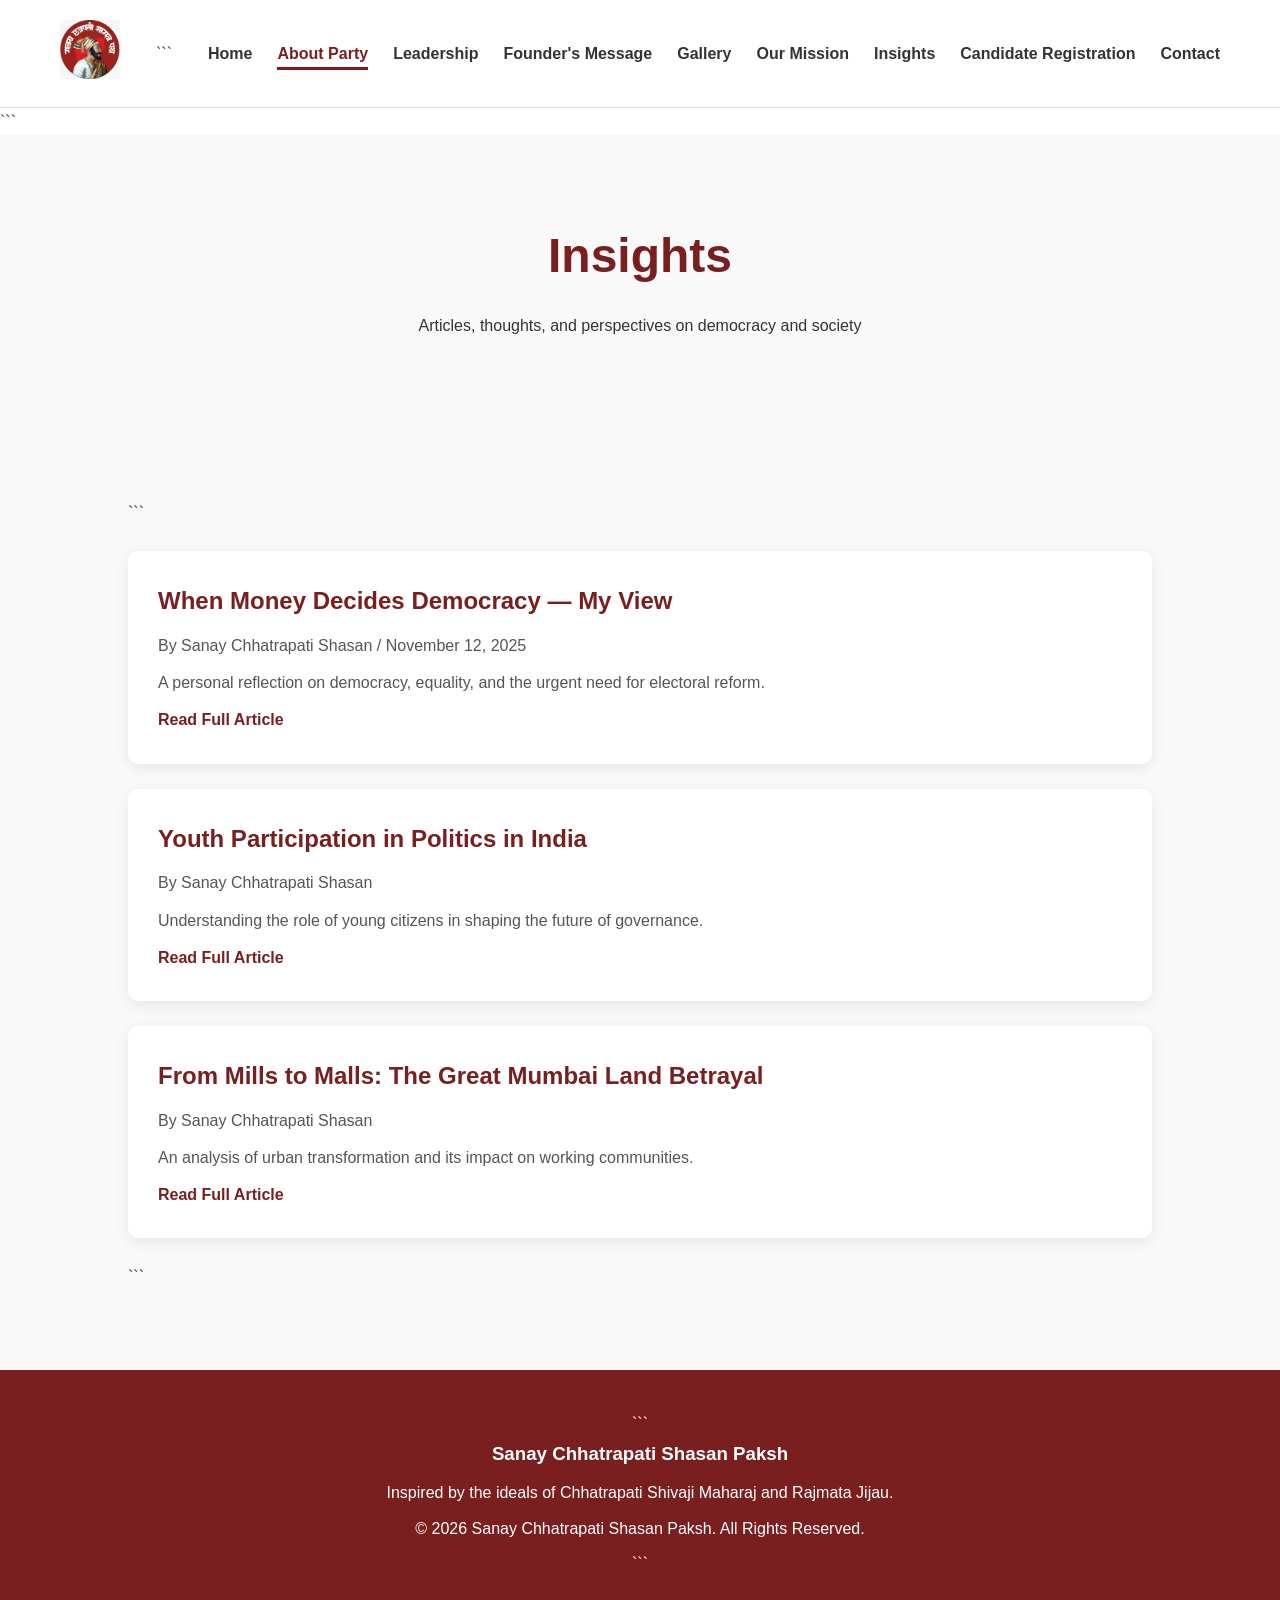
<file: insights.html>
<!DOCTYPE html>

<html lang="en">

<head>
    <meta charset="UTF-8">
    <meta name="viewport" content="width=device-width, initial-scale=1.0">
    <title>Insights | Sanay Chhatrapati Shasan Paksh</title>
    <link rel="stylesheet" href="style.css">
</head>

<body>

    <header>
        <nav class="navbar">
            <div class="logo-text">
                <img src="logo.jpeg" alt="Party Logo" class="logo-small">
            </div>

            ```
            <ul class="nav-links">
                <li><a href="index.html">Home</a></li>
                <li><a href="about.html" class="active">About Party</a></li>
                <li><a href="leadership.html">Leadership</a></li>
                <li><a href="founders-message.html">Founder's Message</a></li>
                <li><a href="gallery.html">Gallery</a></li>
                <li><a href="mission.html">Our Mission</a></li>
                <li><a href="insights.html">Insights</a></li>
                <li><a href="candidate-registration.html">Candidate Registration</a></li>
                <li><a href="contact.html">Contact</a></li>
            </ul>
        </nav>
        ```

    </header>

    <section class="about-banner">
        <h1>Insights</h1>
        <p>Articles, thoughts, and perspectives on democracy and society</p>
    </section>

    <section class="insights-page">

        ```
        <div class="insight-card">

            <h2>When Money Decides Democracy — My View</h2>
            <p>By Sanay Chhatrapati Shasan / November 12, 2025</p>
            <p>
                A personal reflection on democracy, equality, and the urgent need for electoral reform.
            </p>
            <a href="https://sanaychatrapatishasan.com/when-money-decides-democracy/" target="_blank">Read Full
                Article</a>

        </div>

        <div class="insight-card">

            <h2>Youth Participation in Politics in India</h2>
            <p>By Sanay Chhatrapati Shasan</p>
            <p>
                Understanding the role of young citizens in shaping the future of governance.
            </p>
            <a href="https://sanaychatrapatishasan.com/youth-participation-in-politics-in-india/" target="_blank">Read
                Full Article</a>

        </div>

        <div class="insight-card">

            <h2>From Mills to Malls: The Great Mumbai Land Betrayal</h2>
            <p>By Sanay Chhatrapati Shasan</p>
            <p>
                An analysis of urban transformation and its impact on working communities.
            </p>
            <a href="https://sanaychatrapatishasan.com/from-mills-to-malls-the-great-mumbai-land-betrayal/"
                target="_blank">Read Full Article</a>

        </div>
        ```

    </section>

    <footer>

        ```
        <h3>Sanay Chhatrapati Shasan Paksh</h3>

        <p>
            Inspired by the ideals of Chhatrapati Shivaji Maharaj and Rajmata Jijau.
        </p>

        <p>
            © 2026 Sanay Chhatrapati Shasan Paksh. All Rights Reserved.
        </p>
        ```

    </footer>

</body>

</html>
</file>
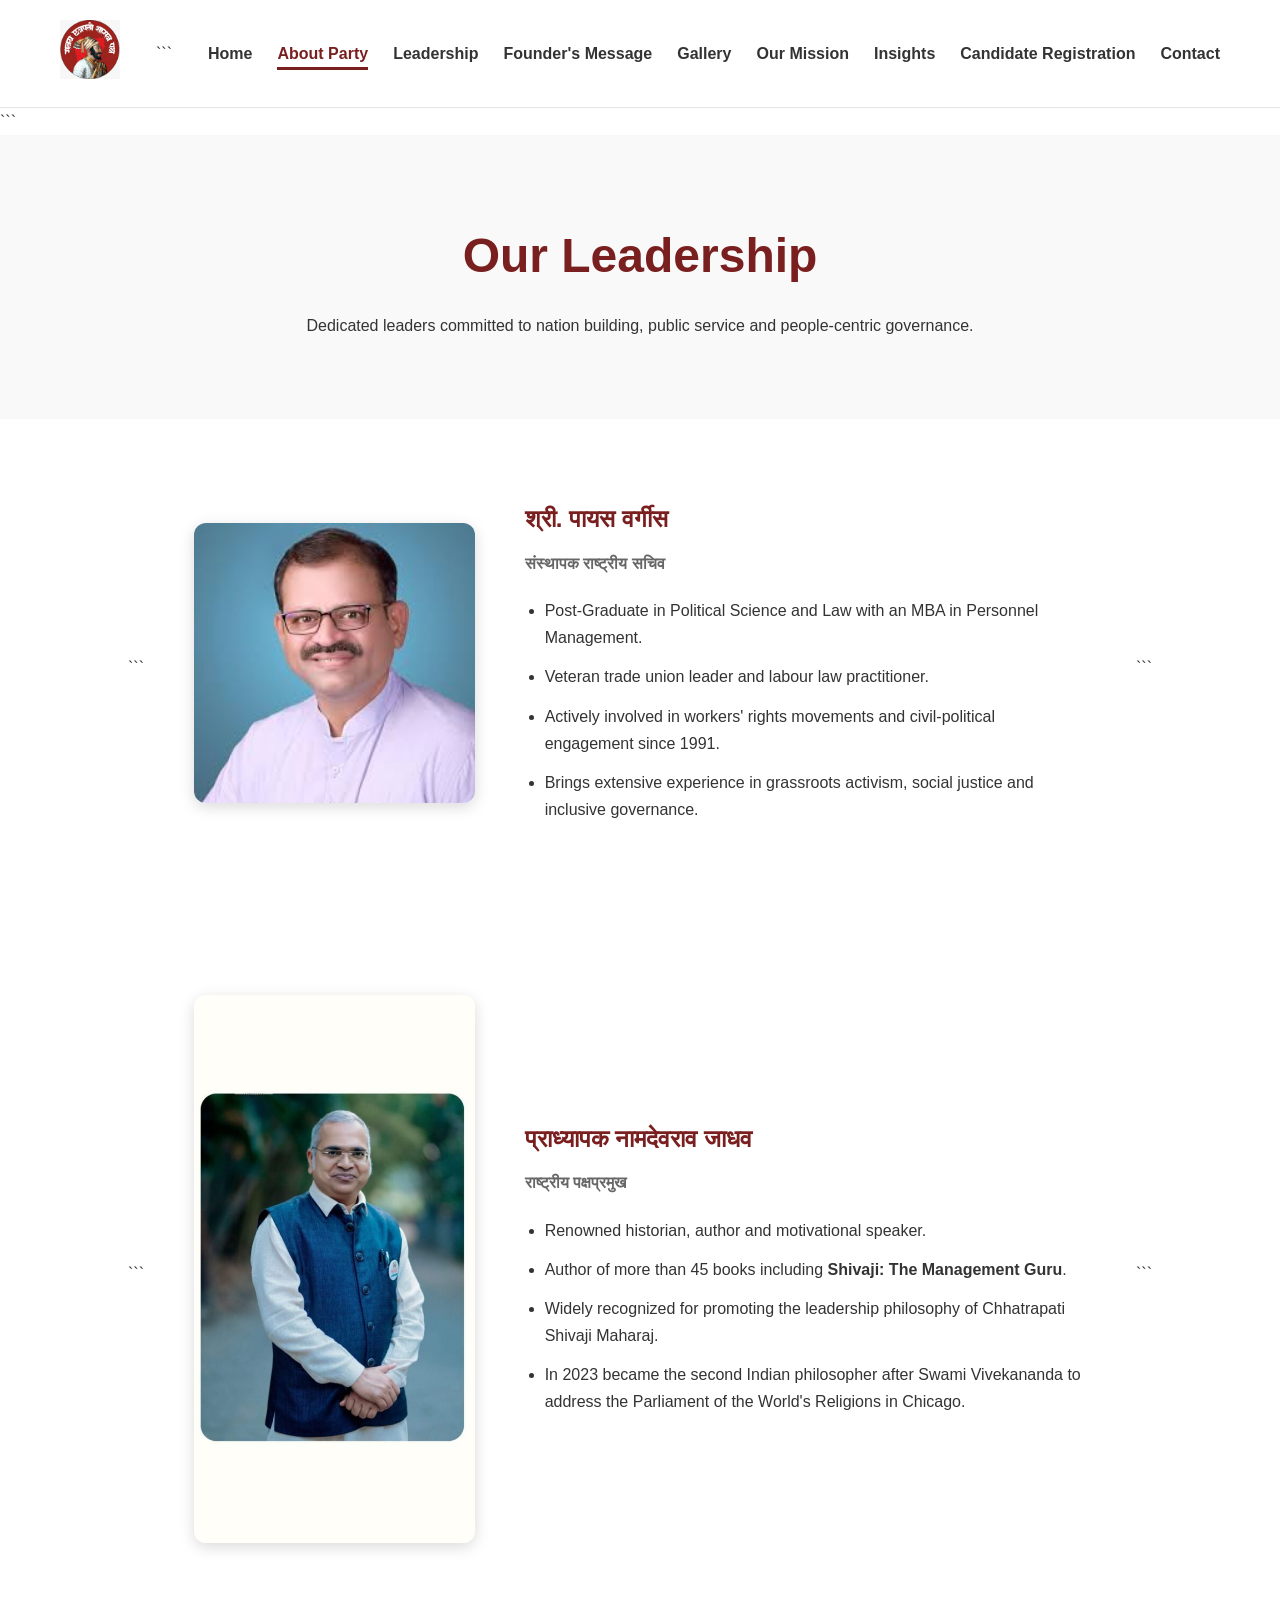
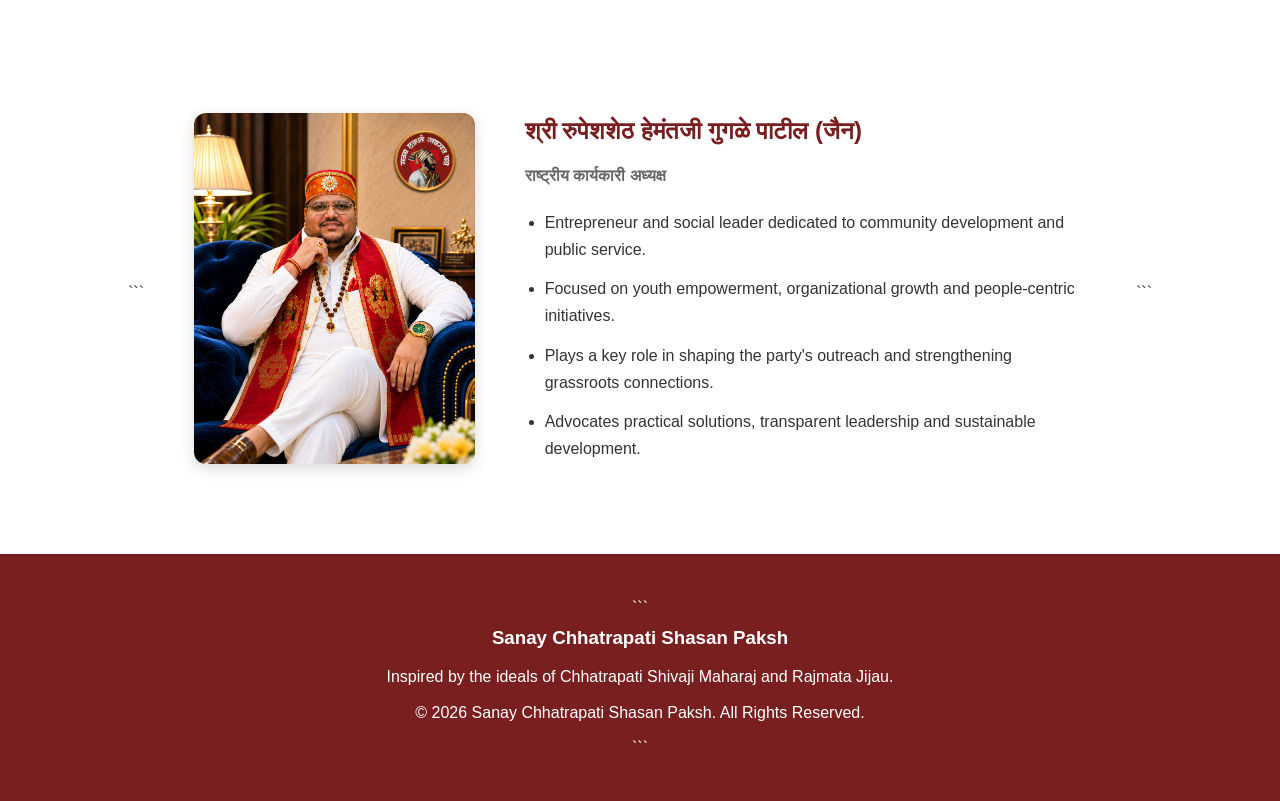
<file: leadership.html>
<!DOCTYPE html>

<html lang="en">

<head>
    <meta charset="UTF-8">
    <meta name="viewport" content="width=device-width, initial-scale=1.0">
    <title>Leadership | Sanay Chhatrapati Shasan Paksh</title>
    <link rel="stylesheet" href="style.css">
</head>

<body>

    <header>
        <nav class="navbar">
            <div class="logo-text">
                <img src="logo.jpeg" alt="Party Logo" class="logo-small">
            </div>

            ```
            <ul class="nav-links">
                <li><a href="index.html">Home</a></li>
                <li><a href="about.html" class="active">About Party</a></li>
                <li><a href="leadership.html">Leadership</a></li>
                <li><a href="founders-message.html">Founder's Message</a></li>
                <li><a href="gallery.html">Gallery</a></li>
                <li><a href="mission.html">Our Mission</a></li>
                <li><a href="insights.html">Insights</a></li>
                <li><a href="candidate-registration.html">Candidate Registration</a></li>
                <li><a href="contact.html">Contact</a></li>
            </ul>
        </nav>
        ```

    </header>

    <section class="about-banner">
        <h1>Our Leadership</h1>
        <p>
            Dedicated leaders committed to nation building, public service and people-centric governance.
        </p>
    </section>

    <!-- Leader 1 -->

    <section class="leader-profile">

        ```
        <div class="leader-image">
            <img src="Pius-Pullikottil.jpg" alt="श्री. पायस वर्गीस">
        </div>

        <div class="leader-details">

            <h2>श्री. पायस वर्गीस</h2>
            <h4>संस्थापक राष्ट्रीय सचिव</h4>

            <ul>
                <li>Post-Graduate in Political Science and Law with an MBA in Personnel Management.</li>
                <li>Veteran trade union leader and labour law practitioner.</li>
                <li>Actively involved in workers' rights movements and civil-political engagement since 1991.</li>
                <li>Brings extensive experience in grassroots activism, social justice and inclusive governance.</li>
            </ul>

        </div>
        ```

    </section>

    <!-- Leader 2 -->

    <section class="leader-profile">

        ```
        <div class="leader-image">
            <img src="namdevrao-jadhav.jpg" alt="प्राध्यापक नामदेवराव जाधव">
        </div>

        <div class="leader-details">

            <h2> प्राध्यापक नामदेवराव जाधव</h2>
            <h4>राष्ट्रीय पक्षप्रमुख</h4>

            <ul>
                <li>Renowned historian, author and motivational speaker.</li>
                <li>Author of more than 45 books including <strong>Shivaji: The Management Guru</strong>.</li>
                <li>Widely recognized for promoting the leadership philosophy of Chhatrapati Shivaji Maharaj.</li>
                <li>In 2023 became the second Indian philosopher after Swami Vivekananda to address the Parliament of
                    the World's Religions in Chicago.</li>
            </ul>

        </div>
        ```

    </section>

    <!-- Leader 3 -->

    <section class="leader-profile">

        ```
        <div class="leader-image">
            <img src="rupesh-gugale.png" alt="श्री रुपेशशेठ हेमंतजी गुगळे पाटील (जैन)">
        </div>

        <div class="leader-details">

            <h2>श्री रुपेशशेठ हेमंतजी गुगळे पाटील (जैन) </h2>
            <h4> राष्ट्रीय कार्यकारी अध्यक्ष</h4>

            <ul>
                <li>Entrepreneur and social leader dedicated to community development and public service.</li>
                <li>Focused on youth empowerment, organizational growth and people-centric initiatives.</li>
                <li>Plays a key role in shaping the party's outreach and strengthening grassroots connections.</li>
                <li>Advocates practical solutions, transparent leadership and sustainable development.</li>
            </ul>

        </div>
        ```

    </section>

    <footer>

        ```
        <h3>Sanay Chhatrapati Shasan Paksh</h3>

        <p>
            Inspired by the ideals of Chhatrapati Shivaji Maharaj and Rajmata Jijau.
        </p>

        <p>
            © 2026 Sanay Chhatrapati Shasan Paksh. All Rights Reserved.
        </p>
        ```

    </footer>

</body>

</html>
</file>
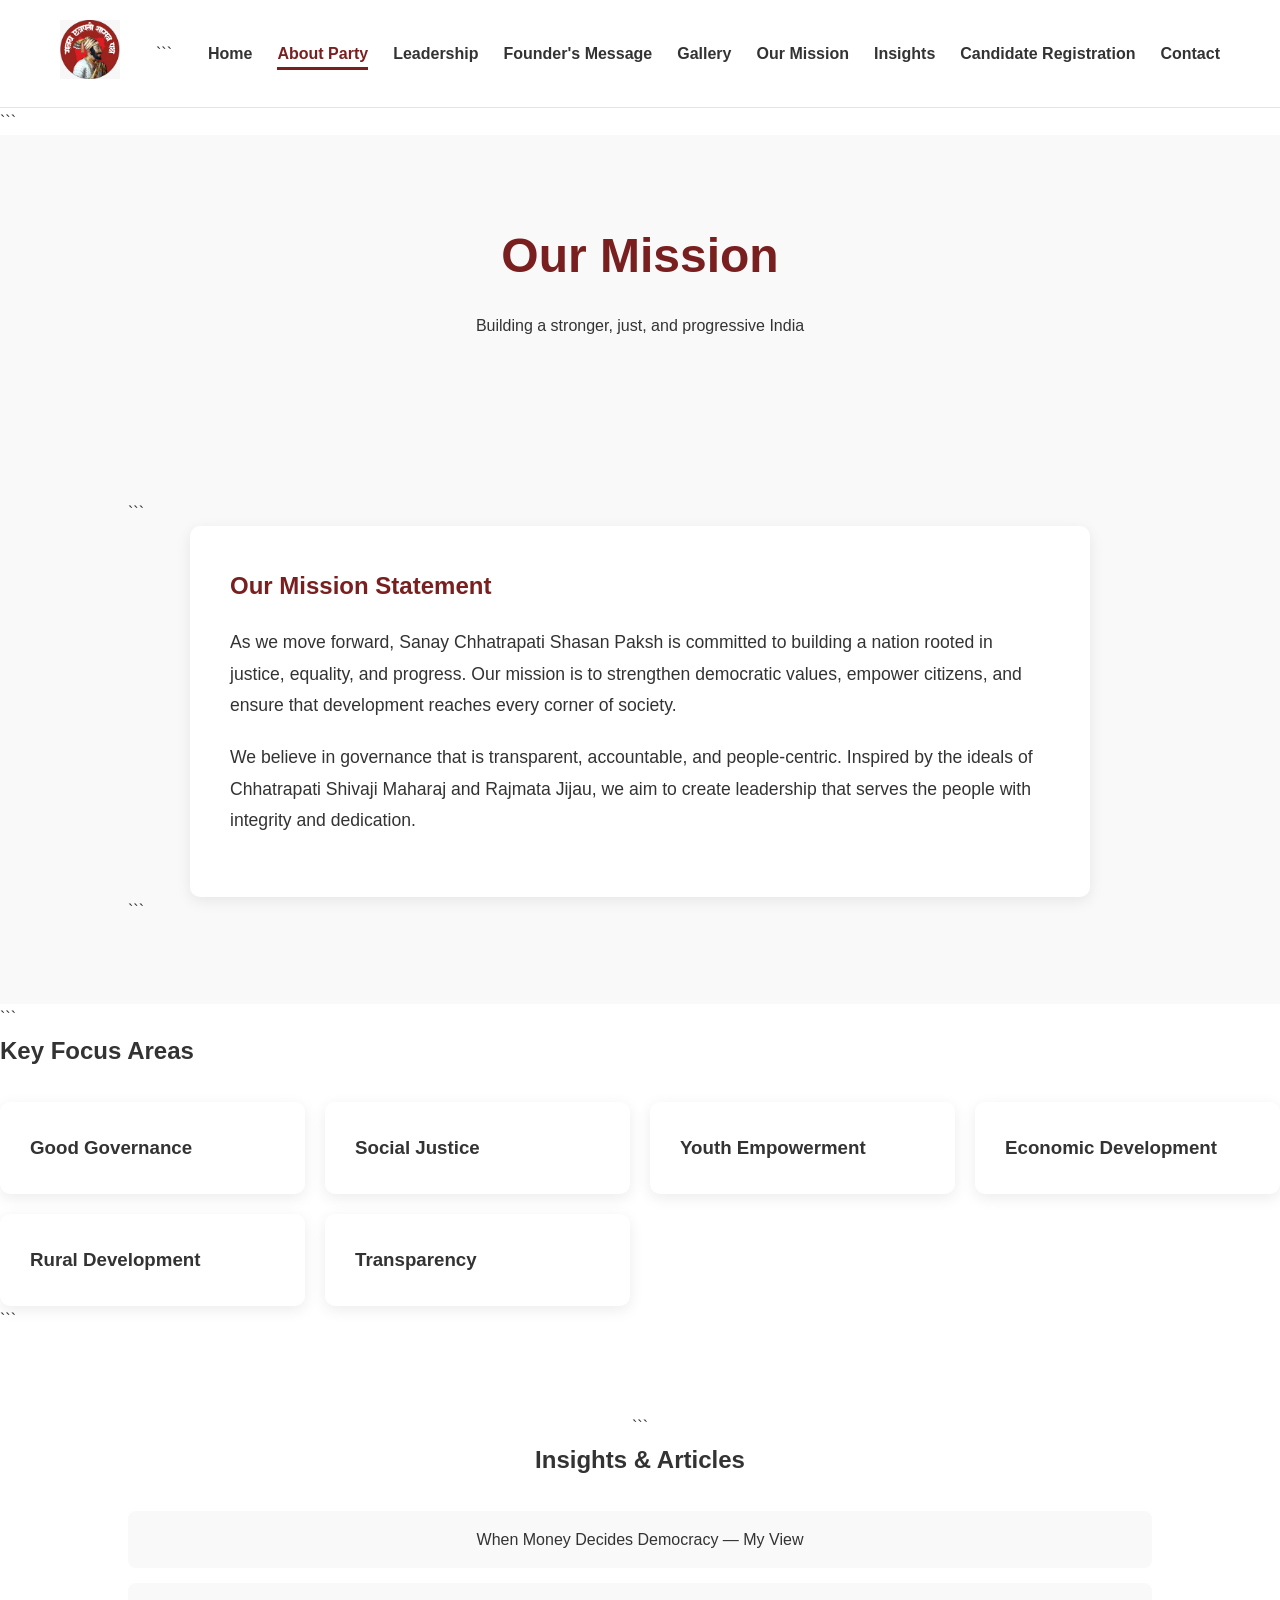
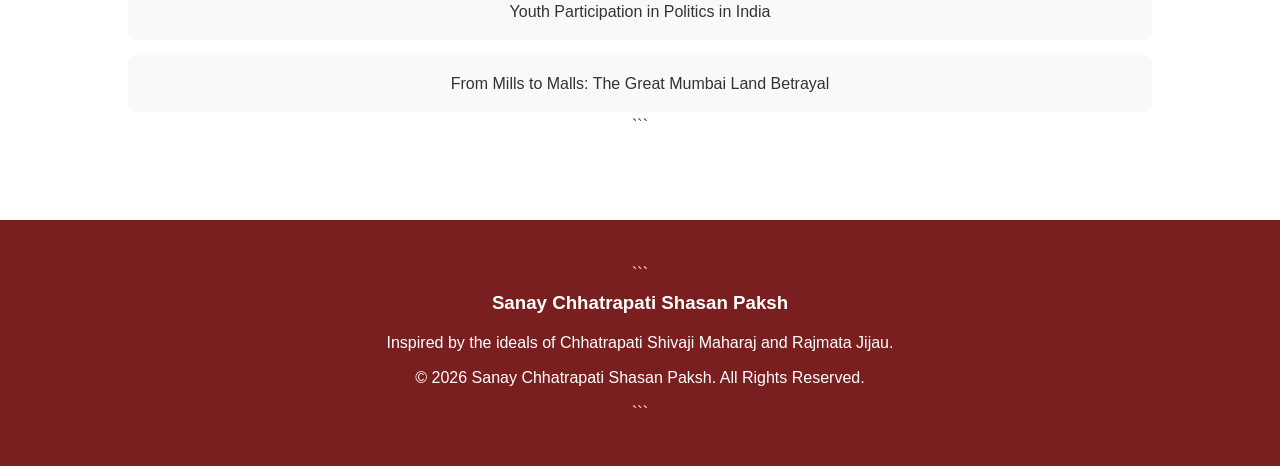
<file: mission.html>
<!DOCTYPE html>

<html lang="en">

<head>
    <meta charset="UTF-8">
    <meta name="viewport" content="width=device-width, initial-scale=1.0">
    <title>Our Mission | Sanay Chhatrapati Shasan Paksh</title>
    <link rel="stylesheet" href="style.css">
</head>

<body>

    <header>
        <nav class="navbar">
            <div class="logo-text">
                <img src="logo.jpeg" alt="Party Logo" class="logo-small">
            </div>

            ```
            <ul class="nav-links">
                <li><a href="index.html">Home</a></li>
                <li><a href="about.html" class="active">About Party</a></li>
                <li><a href="leadership.html">Leadership</a></li>
                <li><a href="founders-message.html">Founder's Message</a></li>
                <li><a href="gallery.html">Gallery</a></li>
                <li><a href="mission.html">Our Mission</a></li>
                <li><a href="insights.html">Insights</a></li>
                <li><a href="candidate-registration.html">Candidate Registration</a></li>
                <li><a href="contact.html">Contact</a></li>
            </ul>
        </nav>
        ```

    </header>

    <section class="about-banner">
        <h1>Our Mission</h1>
        <p>Building a stronger, just, and progressive India</p>
    </section>

    <section class="mission-content">

        ```
        <div class="mission-box">

            <h2>Our Mission Statement</h2>

            <p>
                As we move forward, Sanay Chhatrapati Shasan Paksh is committed to building a nation rooted in justice,
                equality, and progress. Our mission is to strengthen democratic values, empower citizens, and ensure
                that development reaches every corner of society.
            </p>

            <p>
                We believe in governance that is transparent, accountable, and people-centric. Inspired by the ideals of
                Chhatrapati Shivaji Maharaj and Rajmata Jijau, we aim to create leadership that serves the people with
                integrity and dedication.
            </p>

        </div>
        ```

    </section>

    <section class="mission-values">

        ```
        <h2>Key Focus Areas</h2>

        <div class="values-grid">

            <div class="value-card">
                <h3>Good Governance</h3>
            </div>

            <div class="value-card">
                <h3>Social Justice</h3>
            </div>

            <div class="value-card">
                <h3>Youth Empowerment</h3>
            </div>

            <div class="value-card">
                <h3>Economic Development</h3>
            </div>

            <div class="value-card">
                <h3>Rural Development</h3>
            </div>

            <div class="value-card">
                <h3>Transparency</h3>
            </div>

        </div>
        ```

    </section>

    <section class="insights-section">

        ```
        <h2>Insights & Articles</h2>

        <div class="insights-grid">

            <a href="https://sanaychatrapatishasan.com/when-money-decides-democracy/" target="_blank">
                When Money Decides Democracy — My View
            </a>

            <a href="https://sanaychatrapatishasan.com/youth-participation-in-politics-in-india/" target="_blank">
                Youth Participation in Politics in India
            </a>

            <a href="https://sanaychatrapatishasan.com/from-mills-to-malls-the-great-mumbai-land-betrayal/"
                target="_blank">
                From Mills to Malls: The Great Mumbai Land Betrayal
            </a>

        </div>
        ```

    </section>

    <footer>

        ```
        <h3>Sanay Chhatrapati Shasan Paksh</h3>

        <p>
            Inspired by the ideals of Chhatrapati Shivaji Maharaj and Rajmata Jijau.
        </p>

        <p>
            © 2026 Sanay Chhatrapati Shasan Paksh. All Rights Reserved.
        </p>
        ```

    </footer>

</body>

</html>
</file>
<file: style.css>
/* =========================
GLOBAL STYLES
========================= */

* {
    margin: 0;
    padding: 0;
    box-sizing: border-box;
}

body {
    font-family: Arial, Helvetica, sans-serif;
    background: #ffffff;
    color: #333333;
    line-height: 1.7;
}

/* =========================
NAVBAR
========================= */

.navbar {
    display: flex;
    justify-content: space-between;
    align-items: center;
    padding: 20px 60px;
    background: #ffffff;
    border-bottom: 1px solid #e5e5e5;
    position: sticky;
    top: 0;
    z-index: 1000;
}

.logo-small {
    width: 60px;
}

.nav-links {
    display: flex;
    list-style: none;
    gap: 25px;
}

.nav-links a {
    text-decoration: none;
    color: #333333;
    font-weight: 600;
    transition: 0.3s;
}

.nav-links a:hover {
    color: #7A1F1F;
}

.nav-links a.active {
    color: #7A1F1F;
    font-weight: bold;
    border-bottom: 3px solid #7A1F1F;
    padding-bottom: 5px;
}

/* =========================
HERO SECTION
========================= */
.hero {
    display: flex;
    align-items: center;
    justify-content: center;
    gap: 60px;
    padding: 80px 8%;
    min-height: 80vh;
}

.hero-left {
    flex: 1;
    text-align: center;
}

.hero-logo {
    width: 100%;
    max-width: 450px;
}

.hero-right {
    flex: 1;
}

.hero-right h1 {
    font-size: 4rem;
    color: #7A1F1F;
    line-height: 1.2;
    margin-bottom: 20px;
}

.marathi-slogan {
    color: #7A1F1F;
    font-size: 1.5rem;
    margin-bottom: 15px;
}

.english-slogan {
    color: #555;
    font-size: 1.2rem;
    margin-bottom: 35px;
}

.connect-btn {
    display: inline-block;
    background: #7A1F1F;
    color: white;
    padding: 14px 30px;
    border-radius: 6px;
    text-decoration: none;
    font-weight: bold;
    transition: 0.3s;
}

.connect-btn:hover {
    background: #5B1515;
}

/* =========================
ABOUT PREVIEW
========================= */

.about-preview {
    text-align: center;
    padding: 90px 10%;
    background: #f9f9f9;
}

.about-preview h2 {
    color: #7A1F1F;
    font-size: 2.4rem;
    margin-bottom: 25px;
}

.about-preview p {
    max-width: 900px;
    margin: 0 auto 20px;
    font-size: 1.1rem;
}

/* =========================
BUTTON
========================= */

.read-more-btn {
    display: inline-block;
    margin-top: 20px;
    padding: 12px 28px;
    background: #7A1F1F;
    color: white;
    text-decoration: none;
    border-radius: 5px;
    font-weight: bold;
    transition: 0.3s;
}

.read-more-btn:hover {
    background: #5B1515;
}

/* =========================
LEADERSHIP SECTION
========================= */

.leadership-preview {
    padding: 90px 8%;
    text-align: center;
}

.leadership-preview h2 {
    font-size: 2.4rem;
    color: #7A1F1F;
    margin-bottom: 50px;
}

.leaders-container {
    display: flex;
    justify-content: center;
    gap: 30px;
    flex-wrap: wrap;
}

.leader-card {
    width: 320px;
    background: white;
    border-radius: 10px;
    overflow: hidden;
    box-shadow: 0 4px 15px rgba(0, 0, 0, 0.08);
    transition: 0.3s;
}

.leader-card:hover {
    transform: translateY(-8px);
}

.leader-card img {
    width: 100%;
    height: 350px;
    object-fit: cover;
}

.leader-card h3 {
    color: #7A1F1F;
    margin-top: 20px;
    padding: 0 15px;
}

.leader-card p {
    padding: 10px 15px 25px;
    color: #666;
}

/* =========================
FOOTER
========================= */

footer {
    background: #7A1F1F;
    color: white;
    text-align: center;
    padding: 40px 20px;
}

footer h3 {
    margin-bottom: 10px;
}

footer p {
    margin: 8px 0;
}

/* =========================
RESPONSIVE
========================= */

@media(max-width:992px) {

    .hero {
        flex-direction: column;
        text-align: center;
    }

    .hero-right h1 {
        font-size: 3rem;
    }

    .navbar {
        flex-direction: column;
        gap: 20px;
        padding: 20px;
    }

    .nav-links {
        flex-wrap: wrap;
        justify-content: center;
    }

}

@media(max-width:768px) {

    .hero-right h1 {
        font-size: 2.2rem;
    }

    .marathi-slogan {
        font-size: 1.2rem;
    }

    .english-slogan {
        font-size: 1rem;
    }

    .leader-card {
        width: 100%;
        max-width: 350px;
    }

}

/* ABOUT PAGE */

.about-banner {
    text-align: center;
    padding: 80px 10%;
    background: #f9f9f9;
}

.about-banner h1 {
    color: #7A1F1F;
    font-size: 3rem;
    margin-bottom: 15px;
}

.about-gallery {
    padding: 60px 8%;
}

.gallery-grid {
    display: grid;
    grid-template-columns: repeat(2, 1fr);
    gap: 20px;
}

.gallery-grid img {
    width: 100%;
    height: 350px;
    object-fit: cover;
    border-radius: 10px;
}

.about-content,
.core-values,
.vision-section {
    padding: 80px 10%;
    text-align: center;
}

.about-content h2,
.core-values h2,
.vision-section h2 {
    color: #7A1F1F;
    margin-bottom: 25px;
}

.values-grid {
    display: grid;
    grid-template-columns: repeat(auto-fit, minmax(250px, 1fr));
    gap: 20px;
    margin-top: 30px;
}

.value-card {
    background: white;
    padding: 30px;
    border-radius: 10px;
    box-shadow: 0 4px 15px rgba(0, 0, 0, 0.08);
}

@media(max-width:768px) {

    .gallery-grid {
        grid-template-columns: 1fr;
    }

    .about-banner h1 {
        font-size: 2rem;
    }

}

/* LEADERSHIP PAGE */

.leader-profile {
    display: flex;
    align-items: center;
    gap: 50px;
    padding: 80px 10%;
}

.leader-image {
    flex: 1;
}

.leader-image img {
    width: 100%;
    max-width: 400px;
    border-radius: 12px;
    box-shadow: 0 4px 15px rgba(0, 0, 0, 0.15);
}

.leader-details {
    flex: 2;
}

.leader-details h2 {
    color: #7A1F1F;
    margin-bottom: 10px;
}

.leader-details h4 {
    margin-bottom: 20px;
    color: #666;
}

.leader-details ul {
    padding-left: 20px;
}

.leader-details li {
    margin-bottom: 12px;
}

@media(max-width:768px) {

    .leader-profile {
        flex-direction: column;
        text-align: center;
    }

    .leader-details ul {
        text-align: left;
    }

}

/* FOUNDERS MESSAGE PAGE */

.founder-content {
    padding: 80px 10%;
    background: #f9f9f9;
}

.founder-text {
    max-width: 900px;
    margin: auto;
    background: white;
    padding: 40px;
    border-radius: 10px;
    box-shadow: 0 4px 15px rgba(0, 0, 0, 0.08);
}

.founder-text p {
    margin-bottom: 20px;
    line-height: 1.8;
    font-size: 1.1rem;
}

.founder-text strong {
    color: #7A1F1F;
}

/* GALLERY PAGE */

.gallery-section {
    padding: 80px 8%;
    background: #f9f9f9;
}

.gallery-grid {
    display: grid;
    grid-template-columns: repeat(4, 1fr);
    gap: 15px;
}

.gallery-grid img {
    width: 100%;
    height: 220px;
    object-fit: cover;
    border-radius: 8px;
    transition: 0.3s;
}

.gallery-grid img:hover {
    transform: scale(1.05);
}

/* RESPONSIVE */
@media(max-width:992px) {
    .gallery-grid {
        grid-template-columns: repeat(3, 1fr);
    }
}

@media(max-width:768px) {
    .gallery-grid {
        grid-template-columns: repeat(2, 1fr);
    }
}

@media(max-width:480px) {
    .gallery-grid {
        grid-template-columns: 1fr;
    }
}

/* MISSION PAGE */

.mission-content {
    padding: 80px 10%;
    background: #f9f9f9;
}

.mission-box {
    background: white;
    padding: 40px;
    border-radius: 10px;
    box-shadow: 0 4px 15px rgba(0, 0, 0, 0.08);
    max-width: 900px;
    margin: auto;
}

.mission-box h2 {
    color: #7A1F1F;
    margin-bottom: 20px;
}

.mission-box p {
    margin-bottom: 20px;
    line-height: 1.8;
    font-size: 1.1rem;
}

.insights-section {
    padding: 80px 10%;
    text-align: center;
}

.insights-grid {
    display: flex;
    flex-direction: column;
    gap: 15px;
    margin-top: 30px;
}

.insights-grid a {
    display: block;
    padding: 15px;
    background: #f9f9f9;
    border-radius: 8px;
    text-decoration: none;
    color: #333;
    transition: 0.3s;
}

.insights-grid a:hover {
    background: #7A1F1F;
    color: white;
}

/* INSIGHTS PAGE */

.insights-page {
    padding: 80px 10%;
    background: #f9f9f9;
    display: flex;
    flex-direction: column;
    gap: 25px;
}

.insight-card {
    background: white;
    padding: 30px;
    border-radius: 10px;
    box-shadow: 0 4px 15px rgba(0, 0, 0, 0.08);
    transition: 0.3s;
}

.insight-card:hover {
    transform: translateY(-5px);
}

.insight-card h2 {
    color: #7A1F1F;
    margin-bottom: 10px;
}

.insight-card p {
    margin-bottom: 10px;
    color: #555;
}

.insight-card a {
    color: #7A1F1F;
    font-weight: bold;
    text-decoration: none;
}

/* REGISTRATION FORM */

.form-section {
    padding: 80px 10%;
    background: #f9f9f9;
}

.form-box {
    max-width: 800px;
    margin: auto;
    background: white;
    padding: 40px;
    border-radius: 10px;
    box-shadow: 0 4px 15px rgba(0, 0, 0, 0.08);
}

.form-box h2 {
    color: #7A1F1F;
    margin-bottom: 20px;
    text-align: center;
}

form {
    display: flex;
    flex-direction: column;
}

label {
    margin-top: 15px;
    font-weight: bold;
}

input,
select,
textarea {
    padding: 12px;
    margin-top: 5px;
    border: 1px solid #ccc;
    border-radius: 6px;
    font-size: 1rem;
}

button {
    margin-top: 25px;
    padding: 14px;
    background: #7A1F1F;
    color: white;
    border: none;
    border-radius: 6px;
    font-size: 1rem;
    cursor: pointer;
    transition: 0.3s;
}

button:hover {
    background: #5B1515;
}

/* CONTACT PAGE */

.contact-section {
    padding: 80px 10%;
    background: #f9f9f9;
}

.contact-container {
    display: flex;
    gap: 50px;
    max-width: 1000px;
    margin: auto;
    background: white;
    padding: 40px;
    border-radius: 10px;
    box-shadow: 0 4px 15px rgba(0, 0, 0, 0.08);
}

.contact-info,
.contact-form {
    flex: 1;
}

.contact-info h2,
.contact-form h2 {
    color: #7A1F1F;
    margin-bottom: 20px;
}

.contact-form form {
    display: flex;
    flex-direction: column;
    gap: 15px;
}

.contact-form input,
.contact-form textarea {
    padding: 12px;
    border: 1px solid #ccc;
    border-radius: 6px;
    font-size: 1rem;
}

.contact-form button {
    padding: 12px;
    background: #7A1F1F;
    color: white;
    border: none;
    border-radius: 6px;
    cursor: pointer;
    transition: 0.3s;
}

.contact-form button:hover {
    background: #5B1515;
}

@media(max-width:768px) {

    .contact-container {
        flex-direction: column;
    }

}
</file>
